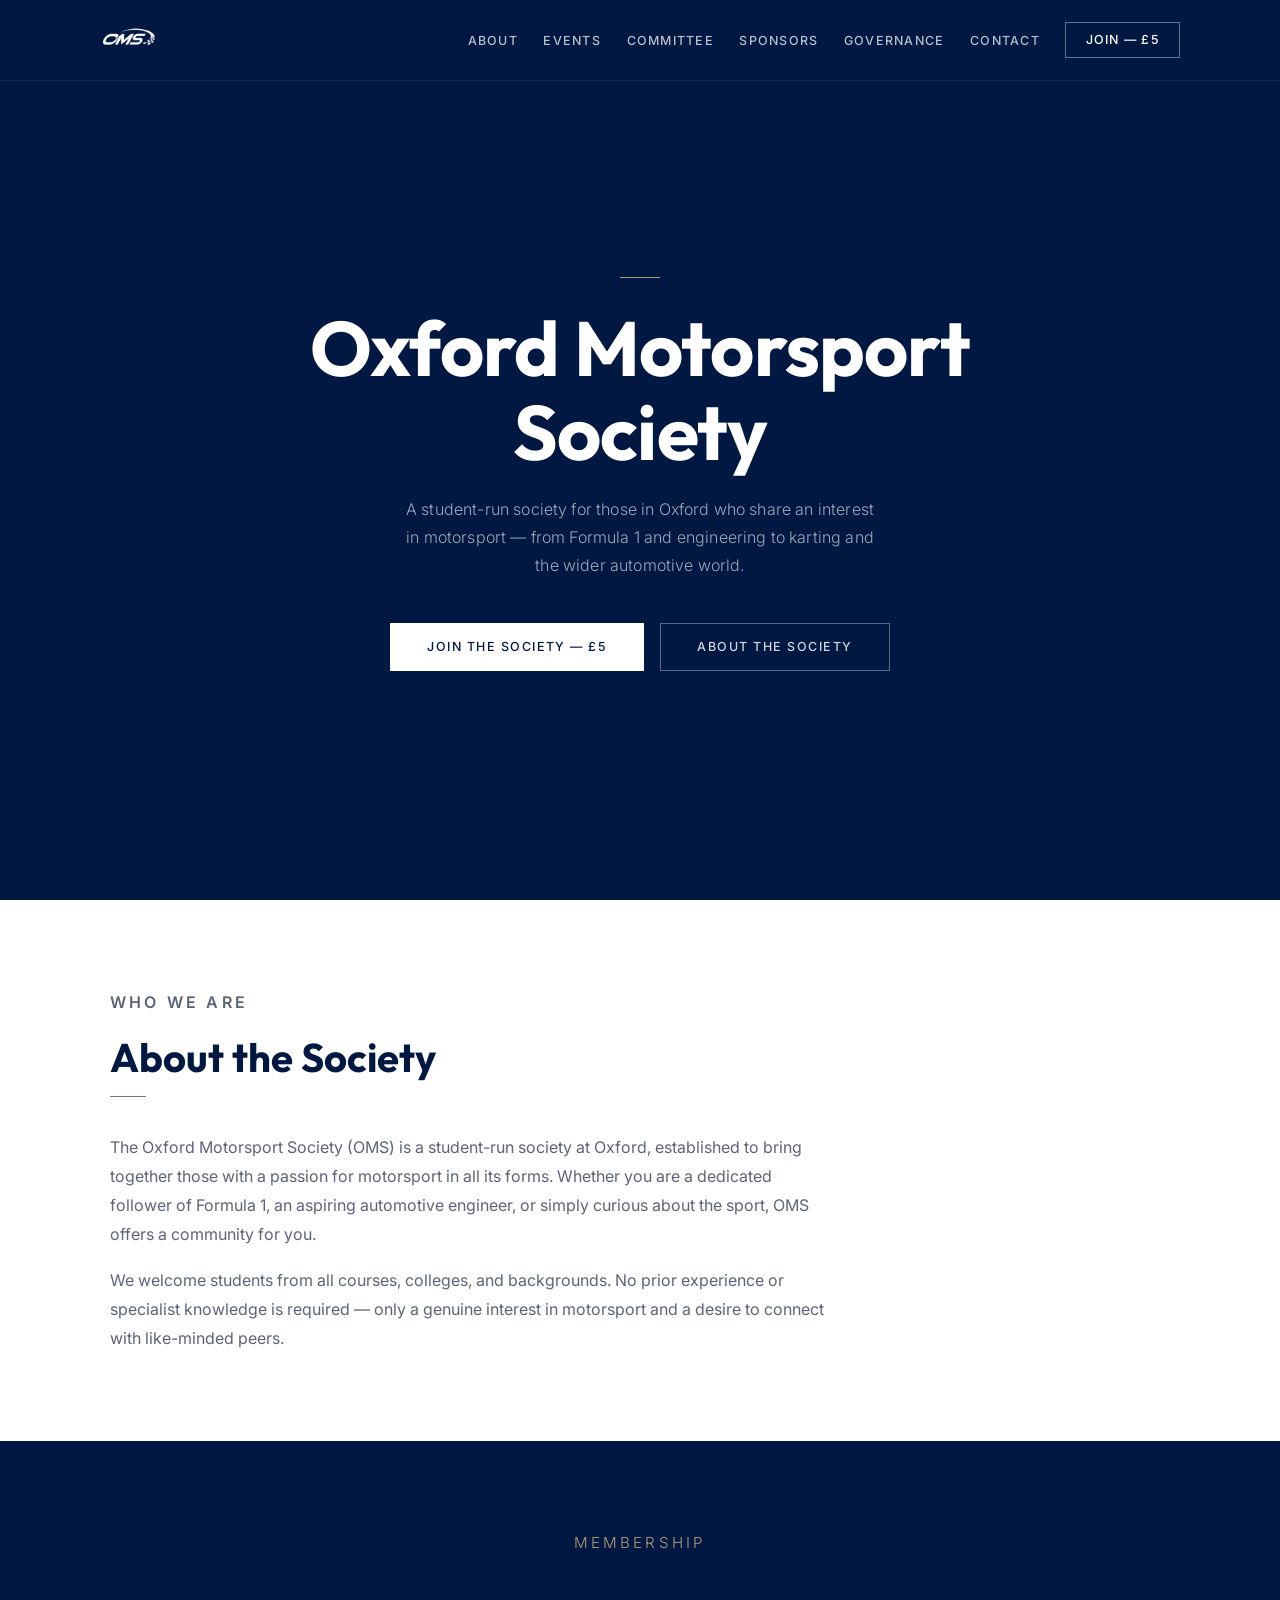
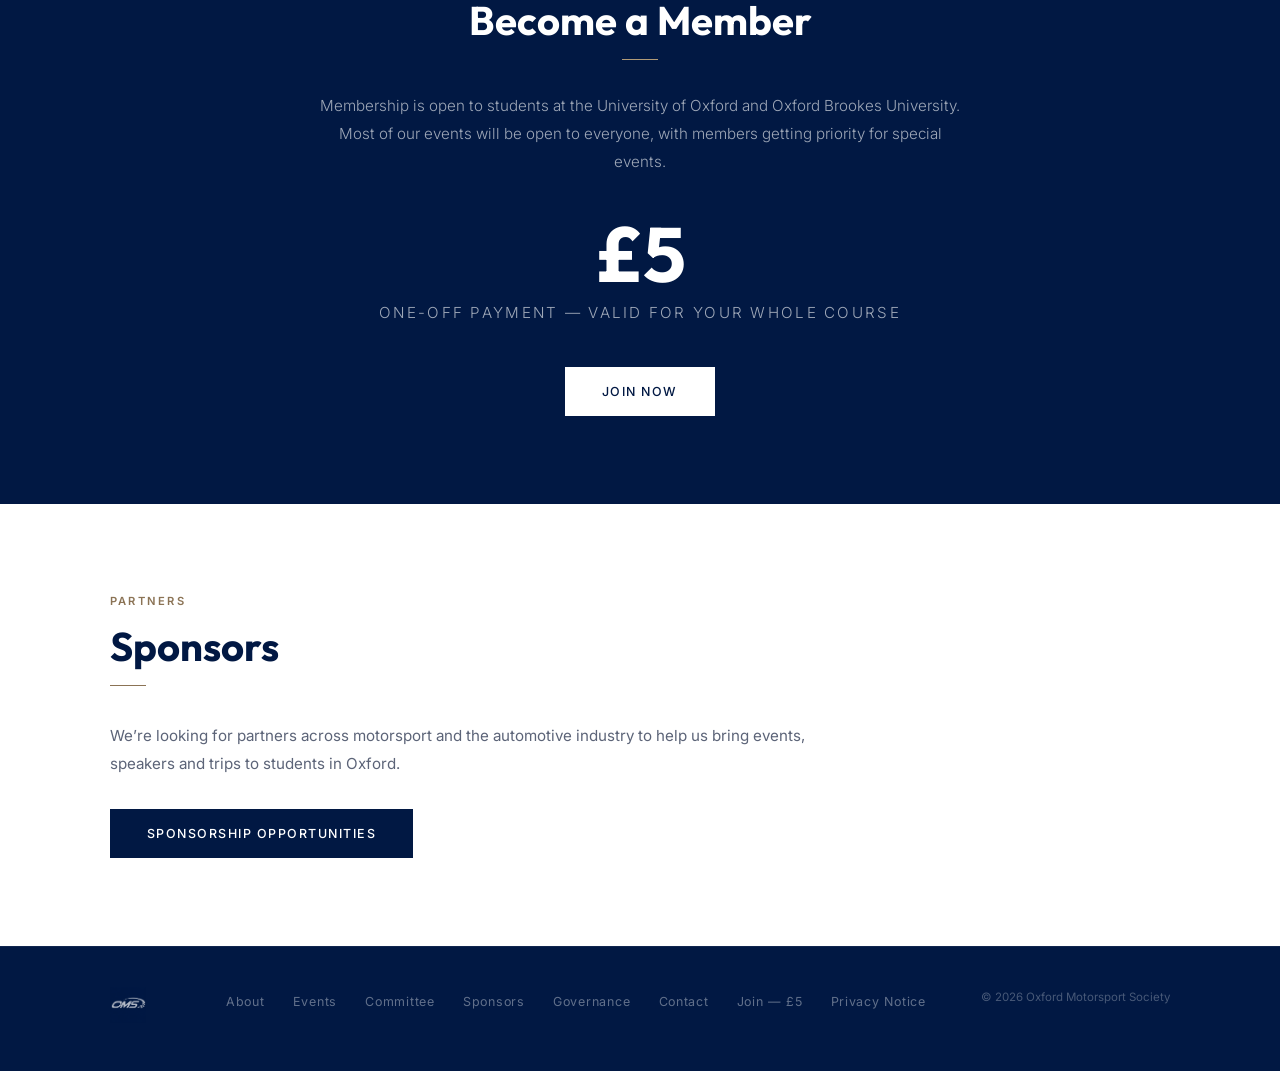
<file: index.html>
<!DOCTYPE html>
<html lang="en">
<head>
  <meta charset="UTF-8" />
  <meta name="viewport" content="width=device-width, initial-scale=1.0" />
  <title>Oxford Motorsport Society</title>
  <link rel="icon" type="image/png" href="oms-logo.png" />
  <link rel="preconnect" href="https://fonts.googleapis.com" />
  <link rel="preconnect" href="https://fonts.gstatic.com" crossorigin />
  <link href="https://fonts.googleapis.com/css2?family=Outfit:wght@400;600;700&family=Inter:wght@300;400;500;600&display=swap" rel="stylesheet" />
  <link rel="stylesheet" href="styles.css" />
</head>
<body data-content="site gallery sponsors">

  <!-- NAV -->
  <nav>
    <div class="nav-inner">
      <a href="index.html" class="nav-logo">
        <img src="oms-logo.png" alt="Oxford Motorsport Society" />
      </a>
      <ul class="nav-links">
        <li><a href="index.html#about">About</a></li>
        <li><a href="events.html">Events</a></li>
        <li><a href="committee.html">Committee</a></li>
        <li><a href="sponsors.html">Sponsors</a></li>
        <li data-nav="store" hidden><a href="store.html">Store</a></li>
        <li><a href="governance.html">Governance</a></li>
        <li><a href="contact.html">Contact</a></li>
        <li><a href="join.html" class="nav-join">Join &mdash; &pound;<span data-site="price">5</span></a></li>
      </ul>
      <button class="hamburger" onclick="toggleMenu()" aria-label="Open menu">
        <span></span><span></span><span></span>
      </button>
    </div>
    <div class="mobile-menu" id="mobileMenu">
      <a href="index.html#about" onclick="closeMenu()">About</a>
      <a href="events.html" onclick="closeMenu()">Events</a>
      <a href="committee.html" onclick="closeMenu()">Committee</a>
      <a href="sponsors.html" onclick="closeMenu()">Sponsors</a>
      <a href="store.html" onclick="closeMenu()" data-nav="store" hidden>Store</a>
      <a href="governance.html" onclick="closeMenu()">Governance</a>
      <a href="contact.html" onclick="closeMenu()">Contact</a>
      <a href="join.html" onclick="closeMenu()">Join &mdash; &pound;<span data-site="price">5</span></a>
    </div>
  </nav>

  <!-- HERO -->
  <section id="home">
    <div class="hero-rule"></div>
    <h1 class="hero-title">Oxford Motorsport Society</h1>
    <p class="hero-sub">
      A student-run society for those in Oxford who share an interest in motorsport &mdash; from Formula&nbsp;1 and engineering to karting and the wider automotive world.
    </p>
    <div class="hero-actions">
      <a href="join.html" class="btn btn-primary">Join the Society &mdash; &pound;<span data-site="price">5</span></a>
      <a href="#about" class="btn btn-outline">About the Society</a>
    </div>
  </section>

  <!-- ABOUT -->
  <section id="about">
    <div class="container">
      <div class="about-body">
        <p class="section-eyebrow">Who We Are</p>
        <h2 class="section-heading">About the Society</h2>
        <div class="section-rule"></div>
        <p>
          The Oxford Motorsport Society (OMS) is a student-run society at Oxford, established to bring together those with a passion for motorsport in all its forms. Whether you are a dedicated follower of Formula&nbsp;1, an aspiring automotive engineer, or simply curious about the sport, OMS offers a community for you.
        </p>
        <p>
          We welcome students from all courses, colleges, and backgrounds. No prior experience or specialist knowledge is required &mdash; only a genuine interest in motorsport and a desire to connect with like-minded peers.
        </p>
      </div>
    </div>
  </section>

  <!-- PHOTOS (hidden until photos are added in the CMS) -->
  <section id="photos" hidden>
    <div class="container">
      <p class="section-eyebrow">Gallery</p>
      <h2 class="section-heading">Recent Events</h2>
      <div class="section-rule"></div>
      <div class="gallery-grid" id="galleryGrid"></div>
    </div>
  </section>

  <!-- MEMBERSHIP CTA -->
  <section id="membership">
    <div class="container">
      <div class="membership-inner">
        <p class="section-eyebrow" style="color:var(--gold-light)">Membership</p>
        <h2 class="section-heading section-heading-white">Become a Member</h2>
        <div class="section-rule" style="background:var(--gold-light); margin:0 auto 2rem;"></div>
        <p>
          Membership is open to students at the University of Oxford and Oxford Brookes University. Most of our events will be open to everyone, with members getting priority for special events.
        </p>
        <div class="membership-price">&pound;<span data-site="price">5</span></div>
        <p class="membership-price-label">One-off payment &mdash; valid for your whole course</p>
        <a href="join.html" class="btn btn-primary">Join Now</a>
      </div>
    </div>
  </section>

  <!-- SPONSORS -->
  <section id="sponsors">
    <div class="container">
      <p class="section-eyebrow">Partners</p>
      <h2 class="section-heading">Sponsors</h2>
      <div class="section-rule"></div>
      <div class="sponsor-grid" id="sponsorGrid" hidden></div>
      <p class="sponsor-pitch">
        We&rsquo;re looking for partners across motorsport and the automotive industry to help us bring events, speakers and trips to students in Oxford.
      </p>
      <a href="sponsors.html" class="btn btn-navy">Sponsorship Opportunities</a>
    </div>
  </section>

  <!-- FOOTER -->
  <footer>
    <div class="footer-inner">
      <div class="footer-logo">
        <img src="oms-logo.png" alt="Oxford Motorsport Society" />
      </div>
      <div class="footer-nav">
        <div class="footer-nav-col">
          <ul>
            <li><a href="index.html#about">About</a></li>
            <li><a href="events.html">Events</a></li>
            <li><a href="committee.html">Committee</a></li>
            <li><a href="sponsors.html">Sponsors</a></li>
            <li data-nav="store" hidden><a href="store.html">Store</a></li>
            <li><a href="governance.html">Governance</a></li>
            <li><a href="contact.html">Contact</a></li>
            <li><a href="join.html">Join &mdash; &pound;<span data-site="price">5</span></a></li>
            <li><a href="privacy.html">Privacy Notice</a></li>
          </ul>
        </div>
      </div>
      <div class="footer-copy">
        <p>&copy; 2026 Oxford Motorsport Society</p>
      </div>
    </div>
  </footer>

  <script src="site.js"></script>
</body>
</html>
</file>
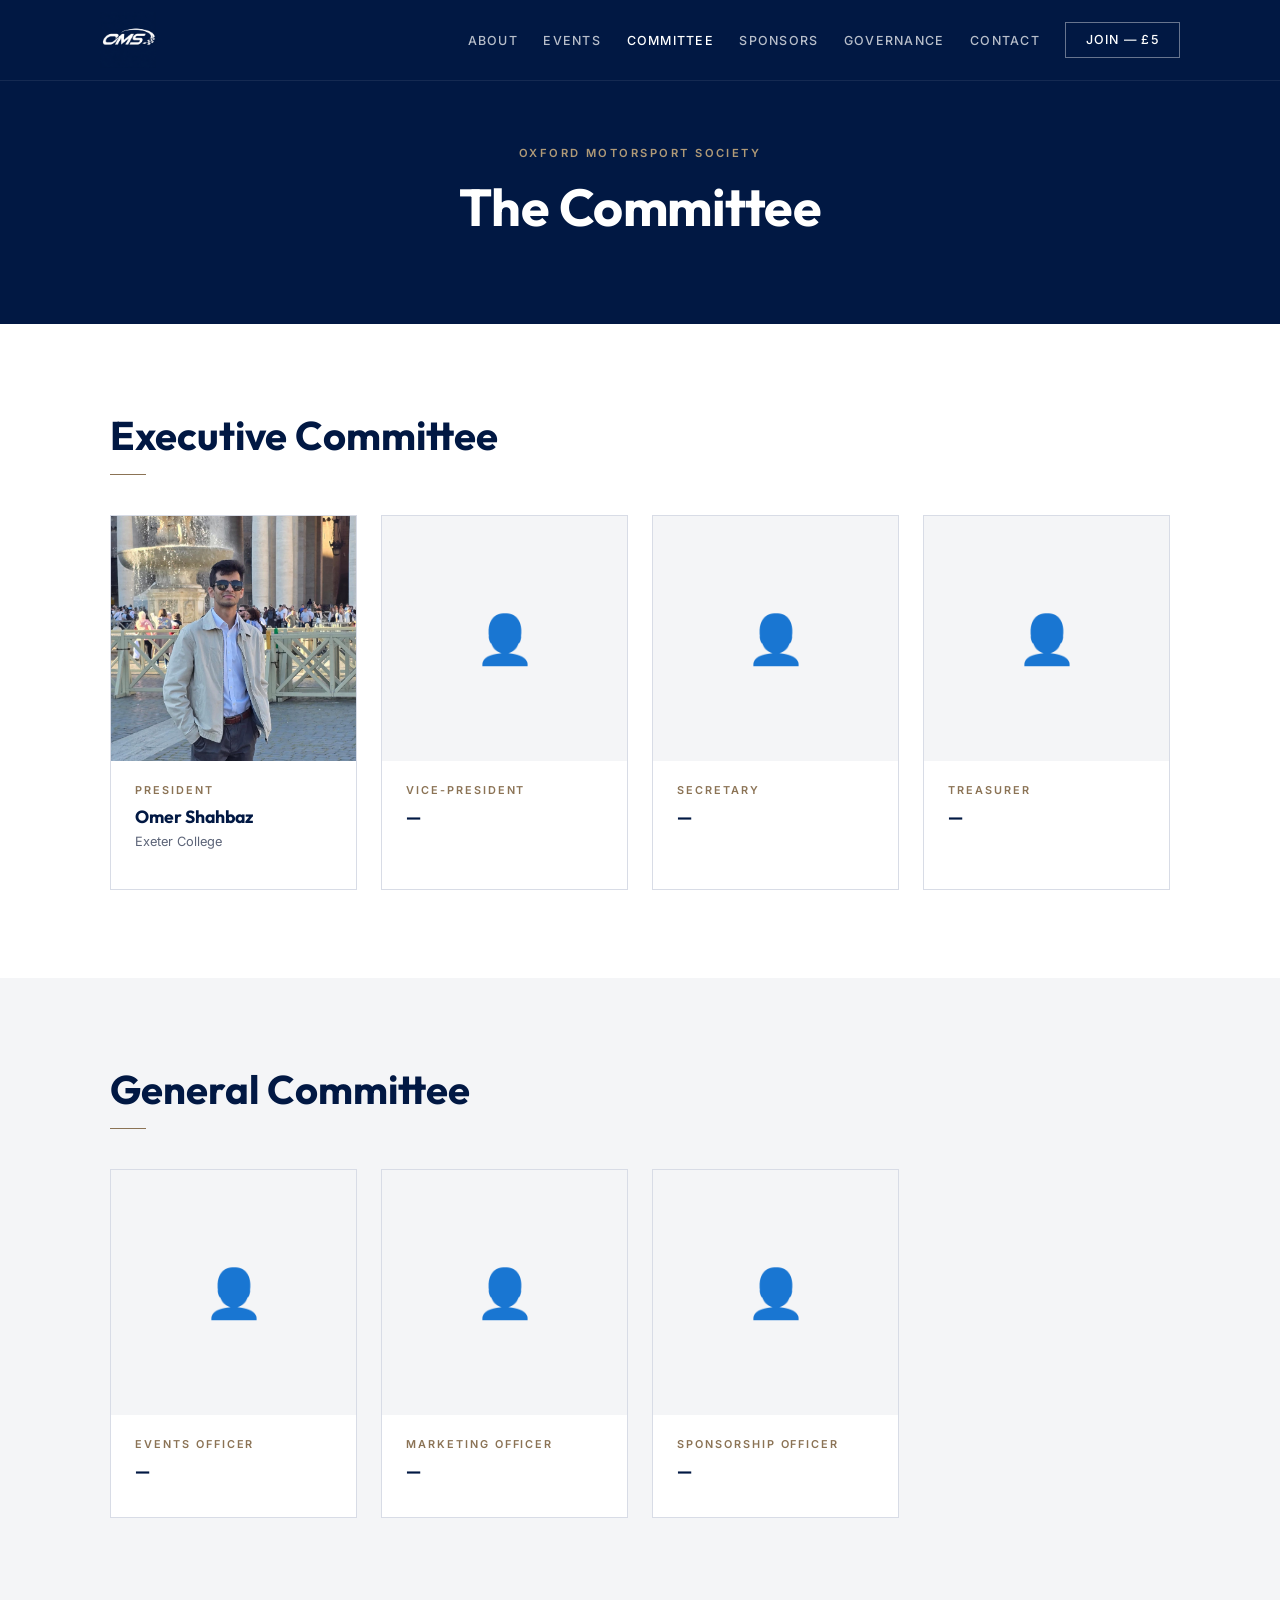
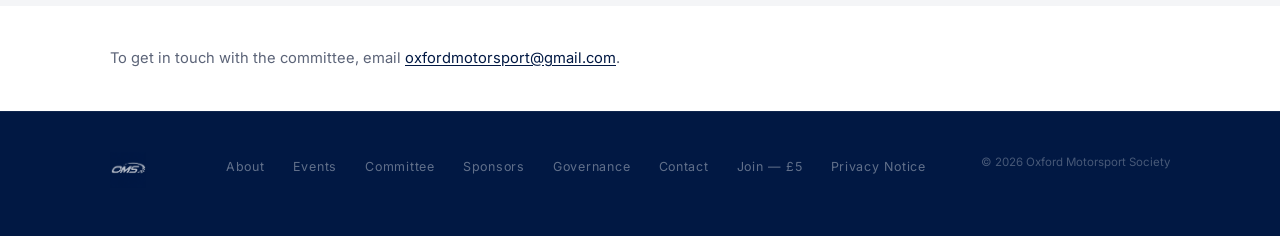
<file: committee.html>
<!DOCTYPE html>
<html lang="en">
<head>
  <meta charset="UTF-8" />
  <meta name="viewport" content="width=device-width, initial-scale=1.0" />
  <title>Committee &mdash; Oxford Motorsport Society</title>
  <link rel="icon" type="image/png" href="oms-logo.png" />
  <link rel="preconnect" href="https://fonts.googleapis.com" />
  <link rel="preconnect" href="https://fonts.gstatic.com" crossorigin />
  <link href="https://fonts.googleapis.com/css2?family=Outfit:wght@400;600;700&family=Inter:wght@300;400;500;600&display=swap" rel="stylesheet" />
  <link rel="stylesheet" href="styles.css" />
</head>
<body data-content="site committee">

  <!-- NAV -->
  <nav>
    <div class="nav-inner">
      <a href="index.html" class="nav-logo">
        <img src="oms-logo.png" alt="Oxford Motorsport Society" />
      </a>
      <ul class="nav-links">
        <li><a href="index.html#about">About</a></li>
        <li><a href="events.html">Events</a></li>
        <li><a href="committee.html" class="active">Committee</a></li>
        <li><a href="sponsors.html">Sponsors</a></li>
        <li data-nav="store" hidden><a href="store.html">Store</a></li>
        <li><a href="governance.html">Governance</a></li>
        <li><a href="contact.html">Contact</a></li>
        <li><a href="join.html" class="nav-join">Join &mdash; &pound;<span data-site="price">5</span></a></li>
      </ul>
      <button class="hamburger" onclick="toggleMenu()" aria-label="Open menu">
        <span></span><span></span><span></span>
      </button>
    </div>
    <div class="mobile-menu" id="mobileMenu">
      <a href="index.html#about" onclick="closeMenu()">About</a>
      <a href="events.html" onclick="closeMenu()">Events</a>
      <a href="committee.html" onclick="closeMenu()">Committee</a>
      <a href="sponsors.html" onclick="closeMenu()">Sponsors</a>
      <a href="store.html" onclick="closeMenu()" data-nav="store" hidden>Store</a>
      <a href="governance.html" onclick="closeMenu()">Governance</a>
      <a href="contact.html" onclick="closeMenu()">Contact</a>
      <a href="join.html" onclick="closeMenu()">Join &mdash; &pound;<span data-site="price">5</span></a>
    </div>
  </nav>

  <!-- PAGE HERO -->
  <div class="page-hero">
    <p class="page-hero-eyebrow">Oxford Motorsport Society</p>
    <h1 class="page-hero-title">The Committee</h1>
  </div>

  <!-- EXECUTIVE COMMITTEE -->
  <section>
    <div class="container">
      <h2 class="section-heading">Executive Committee</h2>
      <div class="section-rule"></div>
      <div class="committee-grid" id="executiveGrid"></div>
    </div>
  </section>

  <!-- GENERAL COMMITTEE -->
  <section id="generalSection" style="background:var(--light)" hidden>
    <div class="container">
      <h2 class="section-heading">General Committee</h2>
      <div class="section-rule"></div>
      <div class="committee-grid" id="generalGrid"></div>
    </div>
  </section>

  <section class="committee-contact">
    <div class="container">
      <p>To get in touch with the committee, email <a href="mailto:oxfordmotorsport@gmail.com">oxfordmotorsport@gmail.com</a>.</p>
    </div>
  </section>

  <!-- FOOTER -->
  <footer>
    <div class="footer-inner">
      <div class="footer-logo">
        <img src="oms-logo.png" alt="Oxford Motorsport Society" />
      </div>
      <div class="footer-nav">
        <div class="footer-nav-col">
          <ul>
            <li><a href="index.html#about">About</a></li>
            <li><a href="events.html">Events</a></li>
            <li><a href="committee.html">Committee</a></li>
            <li><a href="sponsors.html">Sponsors</a></li>
            <li data-nav="store" hidden><a href="store.html">Store</a></li>
            <li><a href="governance.html">Governance</a></li>
            <li><a href="contact.html">Contact</a></li>
            <li><a href="join.html">Join &mdash; &pound;<span data-site="price">5</span></a></li>
            <li><a href="privacy.html">Privacy Notice</a></li>
          </ul>
        </div>
      </div>
      <div class="footer-copy">
        <p>&copy; 2026 Oxford Motorsport Society</p>
      </div>
    </div>
  </footer>

  <script src="site.js"></script>
</body>
</html>
</file>
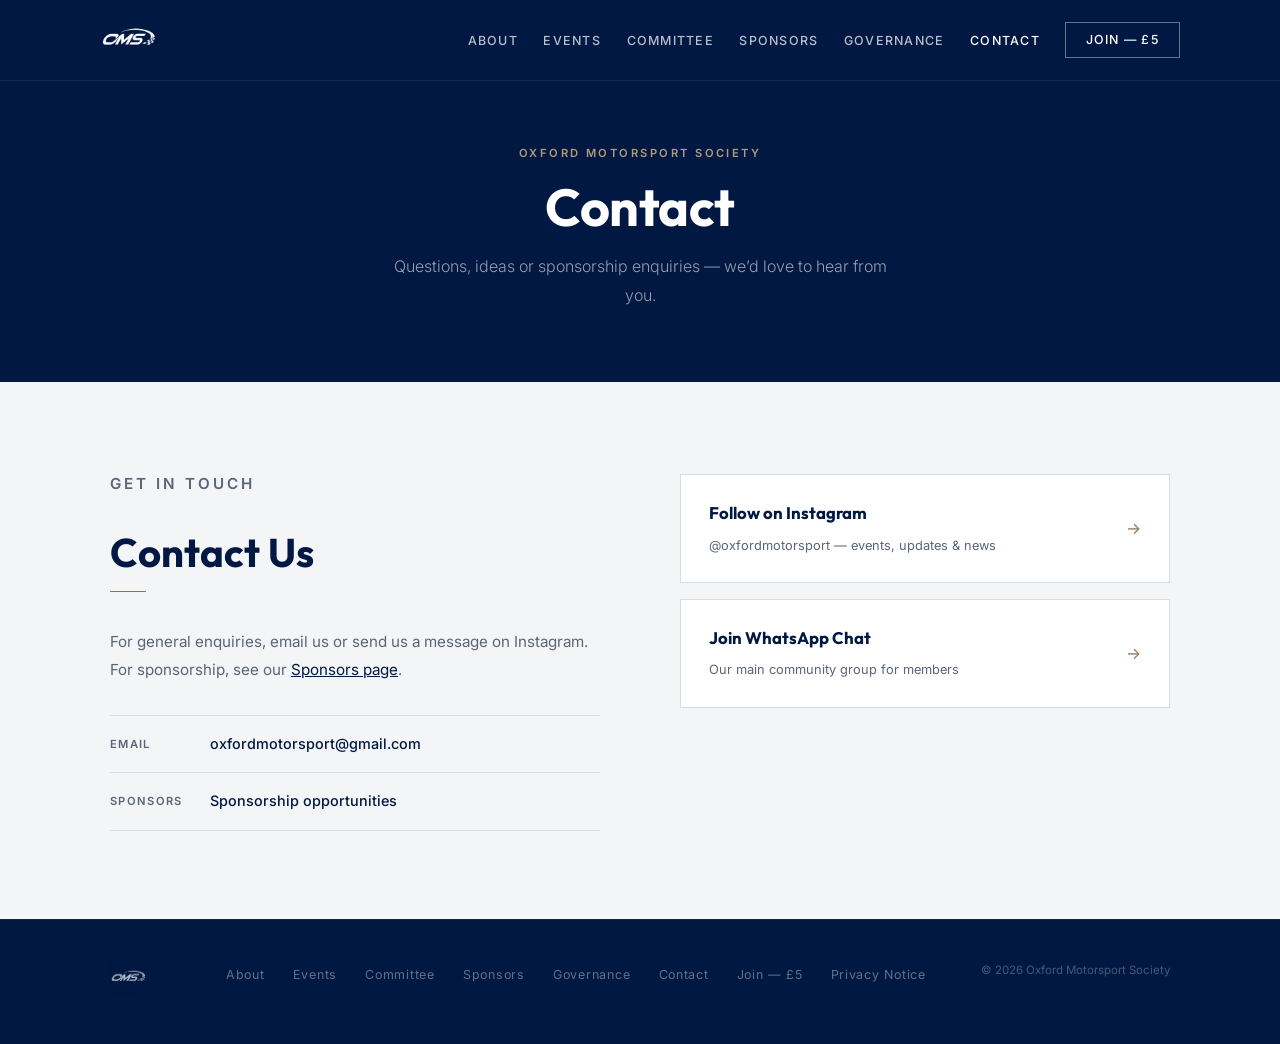
<file: contact.html>
<!DOCTYPE html>
<html lang="en">
<head>
  <meta charset="UTF-8" />
  <meta name="viewport" content="width=device-width, initial-scale=1.0" />
  <title>Contact &mdash; Oxford Motorsport Society</title>
  <link rel="icon" type="image/png" href="oms-logo.png" />
  <link rel="preconnect" href="https://fonts.googleapis.com" />
  <link rel="preconnect" href="https://fonts.gstatic.com" crossorigin />
  <link href="https://fonts.googleapis.com/css2?family=Outfit:wght@400;600;700&family=Inter:wght@300;400;500;600&display=swap" rel="stylesheet" />
  <link rel="stylesheet" href="styles.css" />
</head>
<body data-content="site">

  <!-- NAV -->
  <nav>
    <div class="nav-inner">
      <a href="index.html" class="nav-logo">
        <img src="oms-logo.png" alt="Oxford Motorsport Society" />
      </a>
      <ul class="nav-links">
        <li><a href="index.html#about">About</a></li>
        <li><a href="events.html">Events</a></li>
        <li><a href="committee.html">Committee</a></li>
        <li><a href="sponsors.html">Sponsors</a></li>
        <li data-nav="store" hidden><a href="store.html">Store</a></li>
        <li><a href="governance.html">Governance</a></li>
        <li><a href="contact.html" class="active">Contact</a></li>
        <li><a href="join.html" class="nav-join">Join &mdash; &pound;<span data-site="price">5</span></a></li>
      </ul>
      <button class="hamburger" onclick="toggleMenu()" aria-label="Open menu">
        <span></span><span></span><span></span>
      </button>
    </div>
    <div class="mobile-menu" id="mobileMenu">
      <a href="index.html#about" onclick="closeMenu()">About</a>
      <a href="events.html" onclick="closeMenu()">Events</a>
      <a href="committee.html" onclick="closeMenu()">Committee</a>
      <a href="sponsors.html" onclick="closeMenu()">Sponsors</a>
      <a href="store.html" onclick="closeMenu()" data-nav="store" hidden>Store</a>
      <a href="governance.html" onclick="closeMenu()">Governance</a>
      <a href="contact.html" onclick="closeMenu()">Contact</a>
      <a href="join.html" onclick="closeMenu()">Join &mdash; &pound;<span data-site="price">5</span></a>
    </div>
  </nav>

  <!-- PAGE HERO -->
  <div class="page-hero">
    <p class="page-hero-eyebrow">Oxford Motorsport Society</p>
    <h1 class="page-hero-title">Contact</h1>
    <p class="page-hero-sub">
      Questions, ideas or sponsorship enquiries &mdash; we&rsquo;d love to hear from you.
    </p>
  </div>

  <section id="contact">
    <div class="container">
      <div class="contact-layout">
        <div class="contact-body">
          <p class="section-eyebrow">Get in Touch</p>
          <h2 class="section-heading">Contact Us</h2>
          <div class="section-rule"></div>
          <p>
            For general enquiries, email us or send us a message on Instagram. For sponsorship, see our <a href="sponsors.html" style="color:var(--navy)">Sponsors page</a>.
          </p>
          <a class="contact-channel" href="mailto:oxfordmotorsport@gmail.com">
            <span class="ch-label">Email</span>
            <span class="ch-value">oxfordmotorsport@gmail.com</span>
          </a>
          <a class="contact-channel" href="sponsors.html">
            <span class="ch-label">Sponsors</span>
            <span class="ch-value">Sponsorship opportunities</span>
          </a>
        </div>

        <div class="social-ctas">
          <a class="social-cta" href="https://www.instagram.com/oxmotorsport" target="_blank" rel="noopener">
            <div class="social-cta-text">
              <strong>Follow on Instagram</strong>
              <span>@oxfordmotorsport &mdash; events, updates &amp; news</span>
            </div>
            <span class="social-cta-arrow">&#8594;</span>
          </a>
          <a class="social-cta" href="https://forms.gle/GMwhwTEQFqwC7jKx8" target="_blank" rel="noopener">
            <div class="social-cta-text">
              <strong>Join WhatsApp Chat</strong>
              <span>Our main community group for members</span>
            </div>
            <span class="social-cta-arrow">&#8594;</span>
          </a>
          <a class="social-cta" id="feedbackLink" href="#" target="_blank" rel="noopener" hidden>
            <div class="social-cta-text">
              <strong>Anonymous Feedback</strong>
              <span>Tell the committee what you think &mdash; no name needed</span>
            </div>
            <span class="social-cta-arrow">&#8594;</span>
          </a>
        </div>
      </div>
    </div>
  </section>

  <!-- FOOTER -->
  <footer>
    <div class="footer-inner">
      <div class="footer-logo">
        <img src="oms-logo.png" alt="Oxford Motorsport Society" />
      </div>
      <div class="footer-nav">
        <div class="footer-nav-col">
          <ul>
            <li><a href="index.html#about">About</a></li>
            <li><a href="events.html">Events</a></li>
            <li><a href="committee.html">Committee</a></li>
            <li><a href="sponsors.html">Sponsors</a></li>
            <li data-nav="store" hidden><a href="store.html">Store</a></li>
            <li><a href="governance.html">Governance</a></li>
            <li><a href="contact.html">Contact</a></li>
            <li><a href="join.html">Join &mdash; &pound;<span data-site="price">5</span></a></li>
            <li><a href="privacy.html">Privacy Notice</a></li>
          </ul>
        </div>
      </div>
      <div class="footer-copy">
        <p>&copy; 2026 Oxford Motorsport Society</p>
      </div>
    </div>
  </footer>

  <script src="site.js"></script>
</body>
</html>
</file>
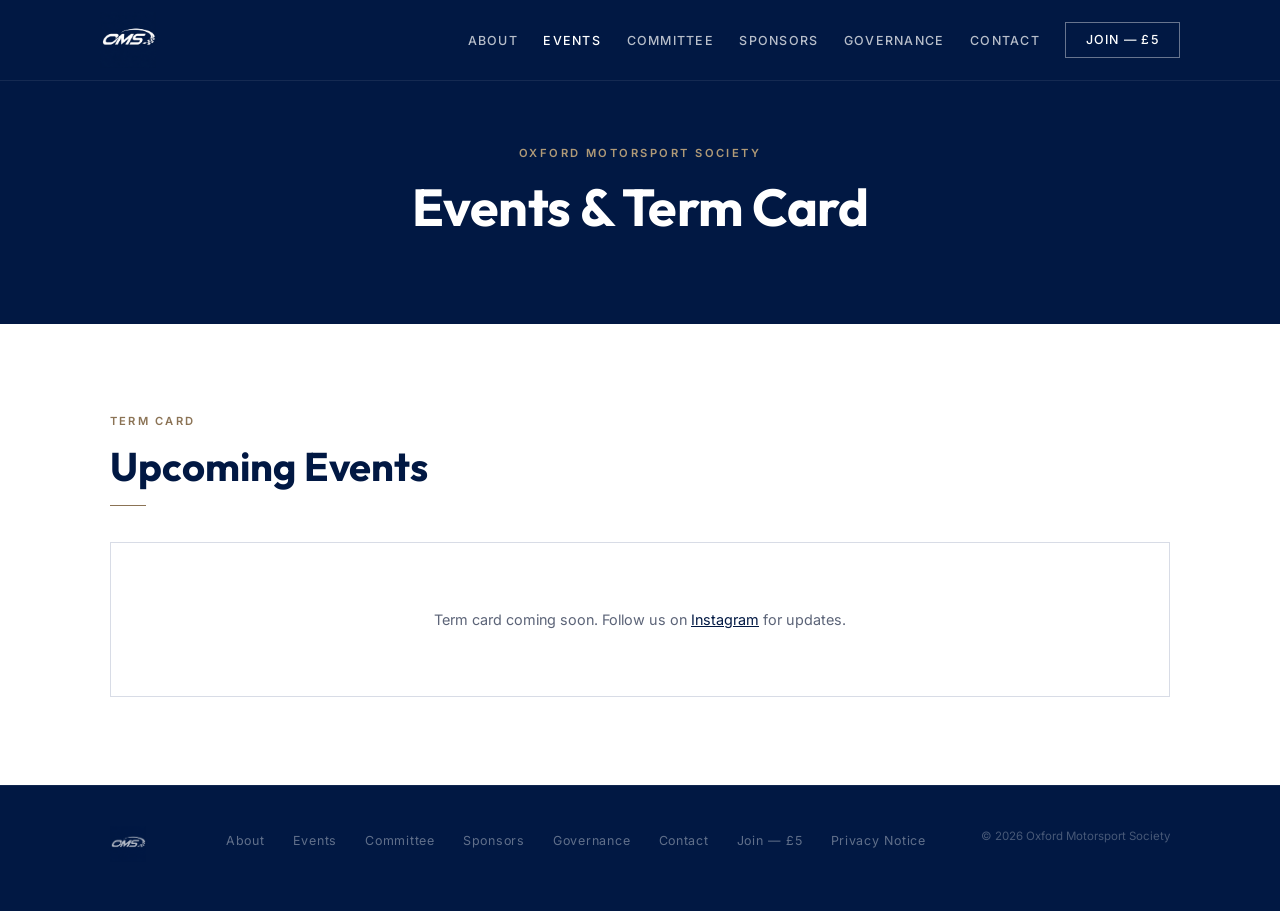
<file: events.html>
<!DOCTYPE html>
<html lang="en">
<head>
  <meta charset="UTF-8" />
  <meta name="viewport" content="width=device-width, initial-scale=1.0" />
  <title>Events &mdash; Oxford Motorsport Society</title>
  <link rel="icon" type="image/png" href="oms-logo.png" />
  <link rel="preconnect" href="https://fonts.googleapis.com" />
  <link rel="preconnect" href="https://fonts.gstatic.com" crossorigin />
  <link href="https://fonts.googleapis.com/css2?family=Outfit:wght@400;600;700&family=Inter:wght@300;400;500;600&display=swap" rel="stylesheet" />
  <link rel="stylesheet" href="styles.css" />
</head>
<body data-content="site events">

  <!-- NAV -->
  <nav>
    <div class="nav-inner">
      <a href="index.html" class="nav-logo">
        <img src="oms-logo.png" alt="Oxford Motorsport Society" />
      </a>
      <ul class="nav-links">
        <li><a href="index.html#about">About</a></li>
        <li><a href="events.html" class="active">Events</a></li>
        <li><a href="committee.html">Committee</a></li>
        <li><a href="sponsors.html">Sponsors</a></li>
        <li data-nav="store" hidden><a href="store.html">Store</a></li>
        <li><a href="governance.html">Governance</a></li>
        <li><a href="contact.html">Contact</a></li>
        <li><a href="join.html" class="nav-join">Join &mdash; &pound;<span data-site="price">5</span></a></li>
      </ul>
      <button class="hamburger" onclick="toggleMenu()" aria-label="Open menu">
        <span></span><span></span><span></span>
      </button>
    </div>
    <div class="mobile-menu" id="mobileMenu">
      <a href="index.html#about" onclick="closeMenu()">About</a>
      <a href="events.html" onclick="closeMenu()">Events</a>
      <a href="committee.html" onclick="closeMenu()">Committee</a>
      <a href="sponsors.html" onclick="closeMenu()">Sponsors</a>
      <a href="store.html" onclick="closeMenu()" data-nav="store" hidden>Store</a>
      <a href="governance.html" onclick="closeMenu()">Governance</a>
      <a href="contact.html" onclick="closeMenu()">Contact</a>
      <a href="join.html" onclick="closeMenu()">Join &mdash; &pound;<span data-site="price">5</span></a>
    </div>
  </nav>

  <!-- PAGE HERO -->
  <div class="page-hero">
    <p class="page-hero-eyebrow">Oxford Motorsport Society</p>
    <h1 class="page-hero-title">Events &amp; Term Card</h1>
  </div>

  <!-- UPCOMING EVENTS -->
  <section>
    <div class="container">
      <p class="section-eyebrow">Term Card</p>
      <h2 class="section-heading">Upcoming Events</h2>
      <div class="section-rule"></div>
      <div id="currentTerm">
        <div class="empty-state">
          <p>Term card coming soon. Follow us on <a href="https://www.instagram.com/oxmotorsport" target="_blank" rel="noopener" style="color:var(--navy)">Instagram</a> for updates.</p>
        </div>
      </div>
    </div>
  </section>

  <!-- PAST TERM CARDS (hidden until there is more than one term) -->
  <section id="pastSection" style="background:var(--light)" hidden>
    <div class="container">
      <p class="section-eyebrow">Archive</p>
      <h2 class="section-heading">Past Term Cards</h2>
      <div class="section-rule"></div>
      <div class="term-archive" id="pastTerms"></div>
    </div>
  </section>

  <!-- FOOTER -->
  <footer>
    <div class="footer-inner">
      <div class="footer-logo">
        <img src="oms-logo.png" alt="Oxford Motorsport Society" />
      </div>
      <div class="footer-nav">
        <div class="footer-nav-col">
          <ul>
            <li><a href="index.html#about">About</a></li>
            <li><a href="events.html">Events</a></li>
            <li><a href="committee.html">Committee</a></li>
            <li><a href="sponsors.html">Sponsors</a></li>
            <li data-nav="store" hidden><a href="store.html">Store</a></li>
            <li><a href="governance.html">Governance</a></li>
            <li><a href="contact.html">Contact</a></li>
            <li><a href="join.html">Join &mdash; &pound;<span data-site="price">5</span></a></li>
            <li><a href="privacy.html">Privacy Notice</a></li>
          </ul>
        </div>
      </div>
      <div class="footer-copy">
        <p>&copy; 2026 Oxford Motorsport Society</p>
      </div>
    </div>
  </footer>

  <script src="site.js"></script>
</body>
</html>
</file>
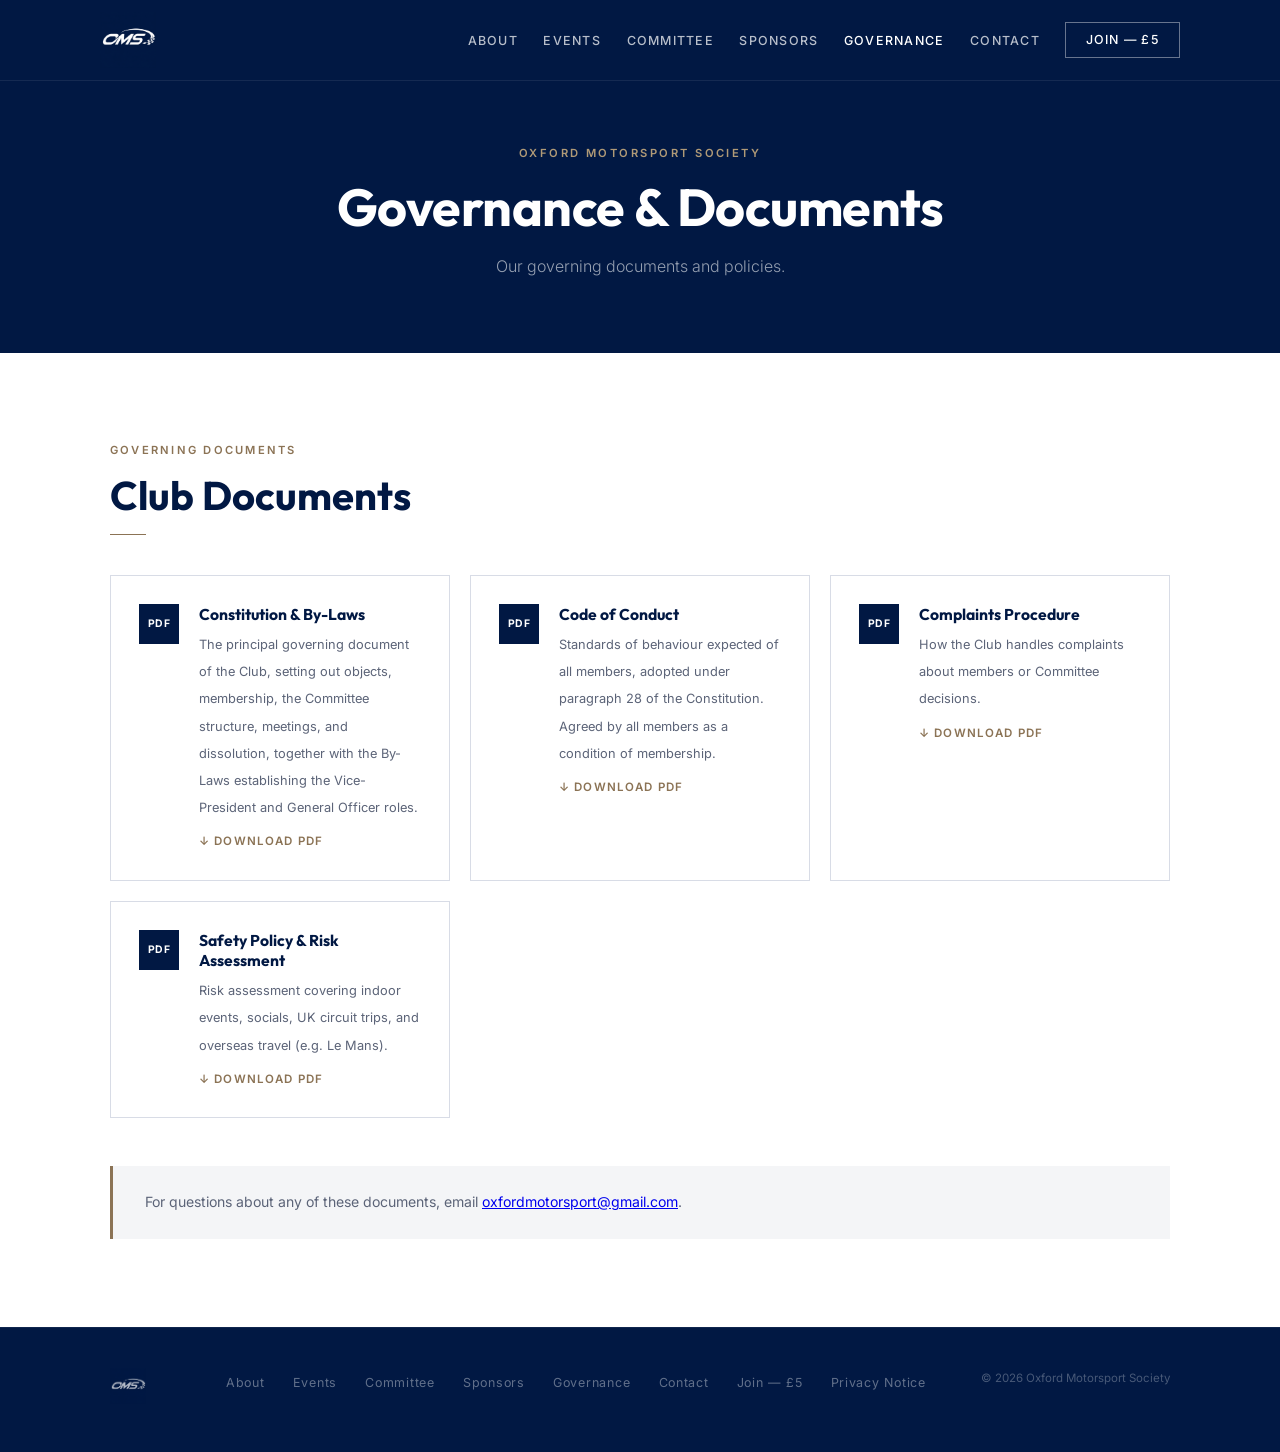
<file: governance.html>
<!DOCTYPE html>
<html lang="en">
<head>
  <meta charset="UTF-8" />
  <meta name="viewport" content="width=device-width, initial-scale=1.0" />
  <title>Governance &amp; Documents &mdash; Oxford Motorsport Society</title>
  <link rel="icon" type="image/png" href="oms-logo.png" />
  <link rel="preconnect" href="https://fonts.googleapis.com" />
  <link rel="preconnect" href="https://fonts.gstatic.com" crossorigin />
  <link href="https://fonts.googleapis.com/css2?family=Outfit:wght@400;600;700&family=Inter:wght@300;400;500;600&display=swap" rel="stylesheet" />
  <link rel="stylesheet" href="styles.css" />
</head>
<body data-content="site documents">

  <!-- NAV -->
  <nav>
    <div class="nav-inner">
      <a href="index.html" class="nav-logo">
        <img src="oms-logo.png" alt="Oxford Motorsport Society" />
      </a>
      <ul class="nav-links">
        <li><a href="index.html#about">About</a></li>
        <li><a href="events.html">Events</a></li>
        <li><a href="committee.html">Committee</a></li>
        <li><a href="sponsors.html">Sponsors</a></li>
        <li data-nav="store" hidden><a href="store.html">Store</a></li>
        <li><a href="governance.html" class="active">Governance</a></li>
        <li><a href="contact.html">Contact</a></li>
        <li><a href="join.html" class="nav-join">Join &mdash; &pound;<span data-site="price">5</span></a></li>
      </ul>
      <button class="hamburger" onclick="toggleMenu()" aria-label="Open menu">
        <span></span><span></span><span></span>
      </button>
    </div>
    <div class="mobile-menu" id="mobileMenu">
      <a href="index.html#about" onclick="closeMenu()">About</a>
      <a href="events.html" onclick="closeMenu()">Events</a>
      <a href="committee.html" onclick="closeMenu()">Committee</a>
      <a href="sponsors.html" onclick="closeMenu()">Sponsors</a>
      <a href="store.html" onclick="closeMenu()" data-nav="store" hidden>Store</a>
      <a href="governance.html" onclick="closeMenu()">Governance</a>
      <a href="contact.html" onclick="closeMenu()">Contact</a>
      <a href="join.html" onclick="closeMenu()">Join &mdash; &pound;<span data-site="price">5</span></a>
    </div>
  </nav>

  <!-- PAGE HERO -->
  <div class="page-hero">
    <p class="page-hero-eyebrow">Oxford Motorsport Society</p>
    <h1 class="page-hero-title">Governance &amp; Documents</h1>
    <p class="page-hero-sub">
      Our governing documents and policies.
    </p>
  </div>

  <!-- DOCUMENTS -->
  <section>
    <div class="container">
      <p class="section-eyebrow">Governing Documents</p>
      <h2 class="section-heading">Club Documents</h2>
      <div class="section-rule"></div>

      <div class="doc-grid" id="docGrid"></div>

      <div class="governance-note">
        <p>
          For questions about any of these documents, email <a href="mailto:oxfordmotorsport@gmail.com">oxfordmotorsport@gmail.com</a>.
        </p>
      </div>
    </div>
  </section>

  <!-- FOOTER -->
  <footer>
    <div class="footer-inner">
      <div class="footer-logo">
        <img src="oms-logo.png" alt="Oxford Motorsport Society" />
      </div>
      <div class="footer-nav">
        <div class="footer-nav-col">
          <ul>
            <li><a href="index.html#about">About</a></li>
            <li><a href="events.html">Events</a></li>
            <li><a href="committee.html">Committee</a></li>
            <li><a href="sponsors.html">Sponsors</a></li>
            <li data-nav="store" hidden><a href="store.html">Store</a></li>
            <li><a href="governance.html">Governance</a></li>
            <li><a href="contact.html">Contact</a></li>
            <li><a href="join.html">Join &mdash; &pound;<span data-site="price">5</span></a></li>
            <li><a href="privacy.html">Privacy Notice</a></li>
          </ul>
        </div>
      </div>
      <div class="footer-copy">
        <p>&copy; 2026 Oxford Motorsport Society</p>
      </div>
    </div>
  </footer>

  <script src="site.js"></script>
</body>
</html>
</file>
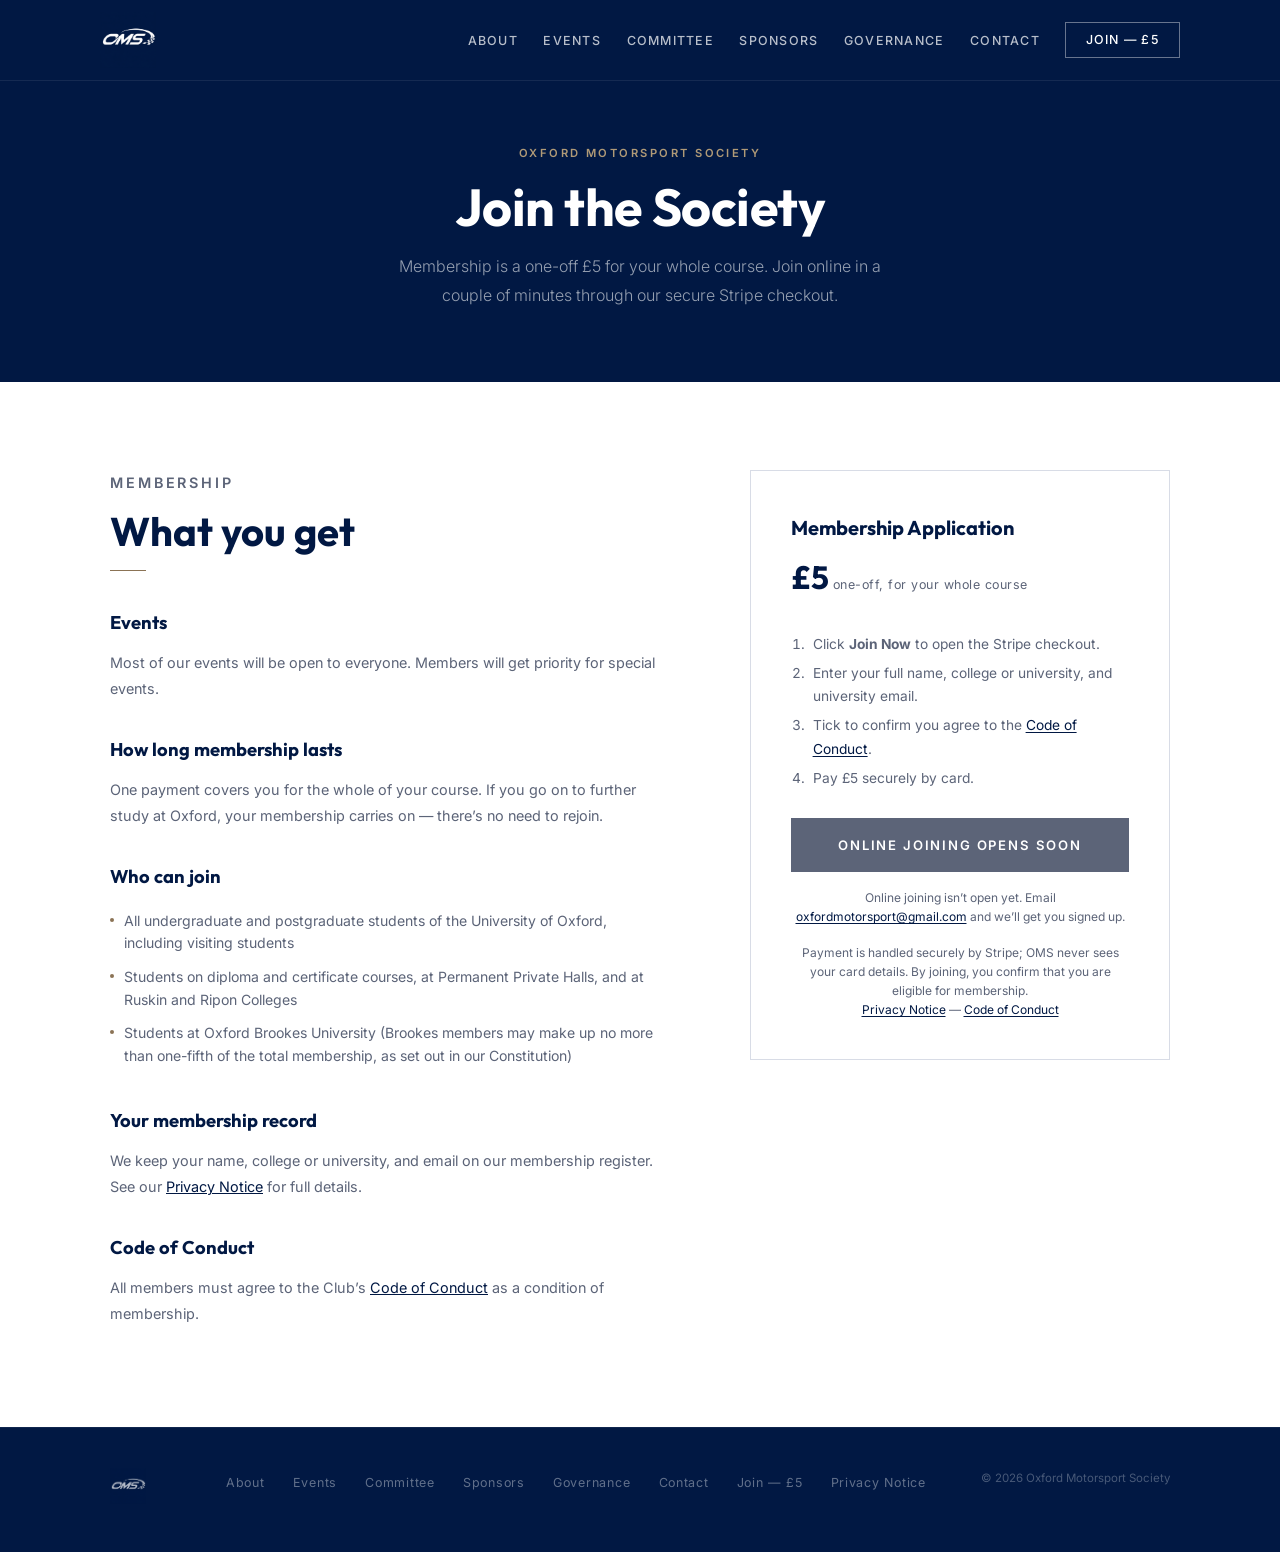
<file: join.html>
<!DOCTYPE html>
<html lang="en">
<head>
  <meta charset="UTF-8" />
  <meta name="viewport" content="width=device-width, initial-scale=1.0" />
  <title>Join &mdash; Oxford Motorsport Society</title>
  <link rel="icon" type="image/png" href="oms-logo.png" />
  <link rel="preconnect" href="https://fonts.googleapis.com" />
  <link rel="preconnect" href="https://fonts.gstatic.com" crossorigin />
  <link href="https://fonts.googleapis.com/css2?family=Outfit:wght@400;600;700&family=Inter:wght@300;400;500;600&display=swap" rel="stylesheet" />
  <link rel="stylesheet" href="styles.css" />
</head>
<body data-content="site">

  <!-- NAV -->
  <nav>
    <div class="nav-inner">
      <a href="index.html" class="nav-logo">
        <img src="oms-logo.png" alt="Oxford Motorsport Society" />
      </a>
      <ul class="nav-links">
        <li><a href="index.html#about">About</a></li>
        <li><a href="events.html">Events</a></li>
        <li><a href="committee.html">Committee</a></li>
        <li><a href="sponsors.html">Sponsors</a></li>
        <li data-nav="store" hidden><a href="store.html">Store</a></li>
        <li><a href="governance.html">Governance</a></li>
        <li><a href="contact.html">Contact</a></li>
        <li><a href="join.html" class="nav-join active">Join &mdash; &pound;<span data-site="price">5</span></a></li>
      </ul>
      <button class="hamburger" onclick="toggleMenu()" aria-label="Open menu">
        <span></span><span></span><span></span>
      </button>
    </div>
    <div class="mobile-menu" id="mobileMenu">
      <a href="index.html#about" onclick="closeMenu()">About</a>
      <a href="events.html" onclick="closeMenu()">Events</a>
      <a href="committee.html" onclick="closeMenu()">Committee</a>
      <a href="sponsors.html" onclick="closeMenu()">Sponsors</a>
      <a href="store.html" onclick="closeMenu()" data-nav="store" hidden>Store</a>
      <a href="governance.html" onclick="closeMenu()">Governance</a>
      <a href="contact.html" onclick="closeMenu()">Contact</a>
      <a href="join.html" onclick="closeMenu()">Join &mdash; &pound;<span data-site="price">5</span></a>
    </div>
  </nav>

  <!-- PAGE HERO -->
  <div class="page-hero">
    <p class="page-hero-eyebrow">Oxford Motorsport Society</p>
    <h1 class="page-hero-title">Join the Society</h1>
    <p class="page-hero-sub">
      Membership is a one-off &pound;<span data-site="price">5</span> for your whole course. Join online in a couple of minutes through our secure Stripe checkout.
    </p>
  </div>

  <!-- JOIN -->
  <section>
    <div class="container">
      <div class="join-layout">

        <!-- INFO COLUMN -->
        <div class="join-info">
          <p class="section-eyebrow">Membership</p>
          <h2 class="section-heading">What you get</h2>
          <div class="section-rule"></div>

          <h3>Events</h3>
          <p>Most of our events will be open to everyone. Members will get priority for special events.</p>

          <h3>How long membership lasts</h3>
          <p>One payment covers you for the whole of your course. If you go on to further study at Oxford, your membership carries on &mdash; there&rsquo;s no need to rejoin.</p>

          <h3>Who can join</h3>
          <ul>
            <li>All undergraduate and postgraduate students of the University of Oxford, including visiting students</li>
            <li>Students on diploma and certificate courses, at Permanent Private Halls, and at Ruskin and Ripon Colleges</li>
            <li>Students at Oxford Brookes University (Brookes members may make up no more than one-fifth of the total membership, as set out in our Constitution)</li>
          </ul>

          <h3>Your membership record</h3>
          <p>
            We keep your name, college or university, and email on our membership register. See our <a href="privacy.html" style="color:var(--navy)">Privacy Notice</a> for full details.
          </p>

          <h3>Code of Conduct</h3>
          <p>
            All members must agree to the Club&rsquo;s <a href="media/documents/Oxford_Motorsport_Society_Code_of_Conduct.pdf" target="_blank" rel="noopener" style="color:var(--navy)">Code of Conduct</a> as a condition of membership.
          </p>
        </div>

        <!-- JOIN CARD -->
        <div>
          <div class="join-form-card">
            <h3>Membership Application</h3>
            <div class="price-badge">
              <span class="price-amount">&pound;<span data-site="price">5</span></span>
              <span class="price-label">one-off, for your whole course</span>
            </div>

            <ol class="join-steps">
              <li>Click <strong>Join Now</strong> to open the Stripe checkout.</li>
              <li>Enter your full name, college or university, and university email.</li>
              <li>Tick to confirm you agree to the <a href="media/documents/Oxford_Motorsport_Society_Code_of_Conduct.pdf" target="_blank" rel="noopener">Code of Conduct</a>.</li>
              <li>Pay &pound;<span data-site="price">5</span> securely by card.</li>
            </ol>

            <a class="btn-join" id="joinButton" href="#" rel="noopener">
              Join Now &mdash; &pound;<span data-site="price">5</span>
            </a>

            <p class="form-note" id="joinUnavailable" hidden>
              Online joining isn&rsquo;t open yet. Email <a href="mailto:oxfordmotorsport@gmail.com">oxfordmotorsport@gmail.com</a> and we&rsquo;ll get you signed up.
            </p>

            <p class="form-note">
              Payment is handled securely by Stripe; OMS never sees your card details.
              By joining, you confirm that you are eligible for membership.
              <br />
              <a href="privacy.html">Privacy Notice</a> &mdash; <a href="media/documents/Oxford_Motorsport_Society_Code_of_Conduct.pdf" target="_blank" rel="noopener">Code of Conduct</a>
            </p>
          </div>
        </div>

      </div>
    </div>
  </section>

  <!-- FOOTER -->
  <footer>
    <div class="footer-inner">
      <div class="footer-logo">
        <img src="oms-logo.png" alt="Oxford Motorsport Society" />
      </div>
      <div class="footer-nav">
        <div class="footer-nav-col">
          <ul>
            <li><a href="index.html#about">About</a></li>
            <li><a href="events.html">Events</a></li>
            <li><a href="committee.html">Committee</a></li>
            <li><a href="sponsors.html">Sponsors</a></li>
            <li data-nav="store" hidden><a href="store.html">Store</a></li>
            <li><a href="governance.html">Governance</a></li>
            <li><a href="contact.html">Contact</a></li>
            <li><a href="join.html">Join &mdash; &pound;<span data-site="price">5</span></a></li>
            <li><a href="privacy.html">Privacy Notice</a></li>
          </ul>
        </div>
      </div>
      <div class="footer-copy">
        <p>&copy; 2026 Oxford Motorsport Society</p>
      </div>
    </div>
  </footer>

  <script src="site.js"></script>
</body>
</html>
</file>
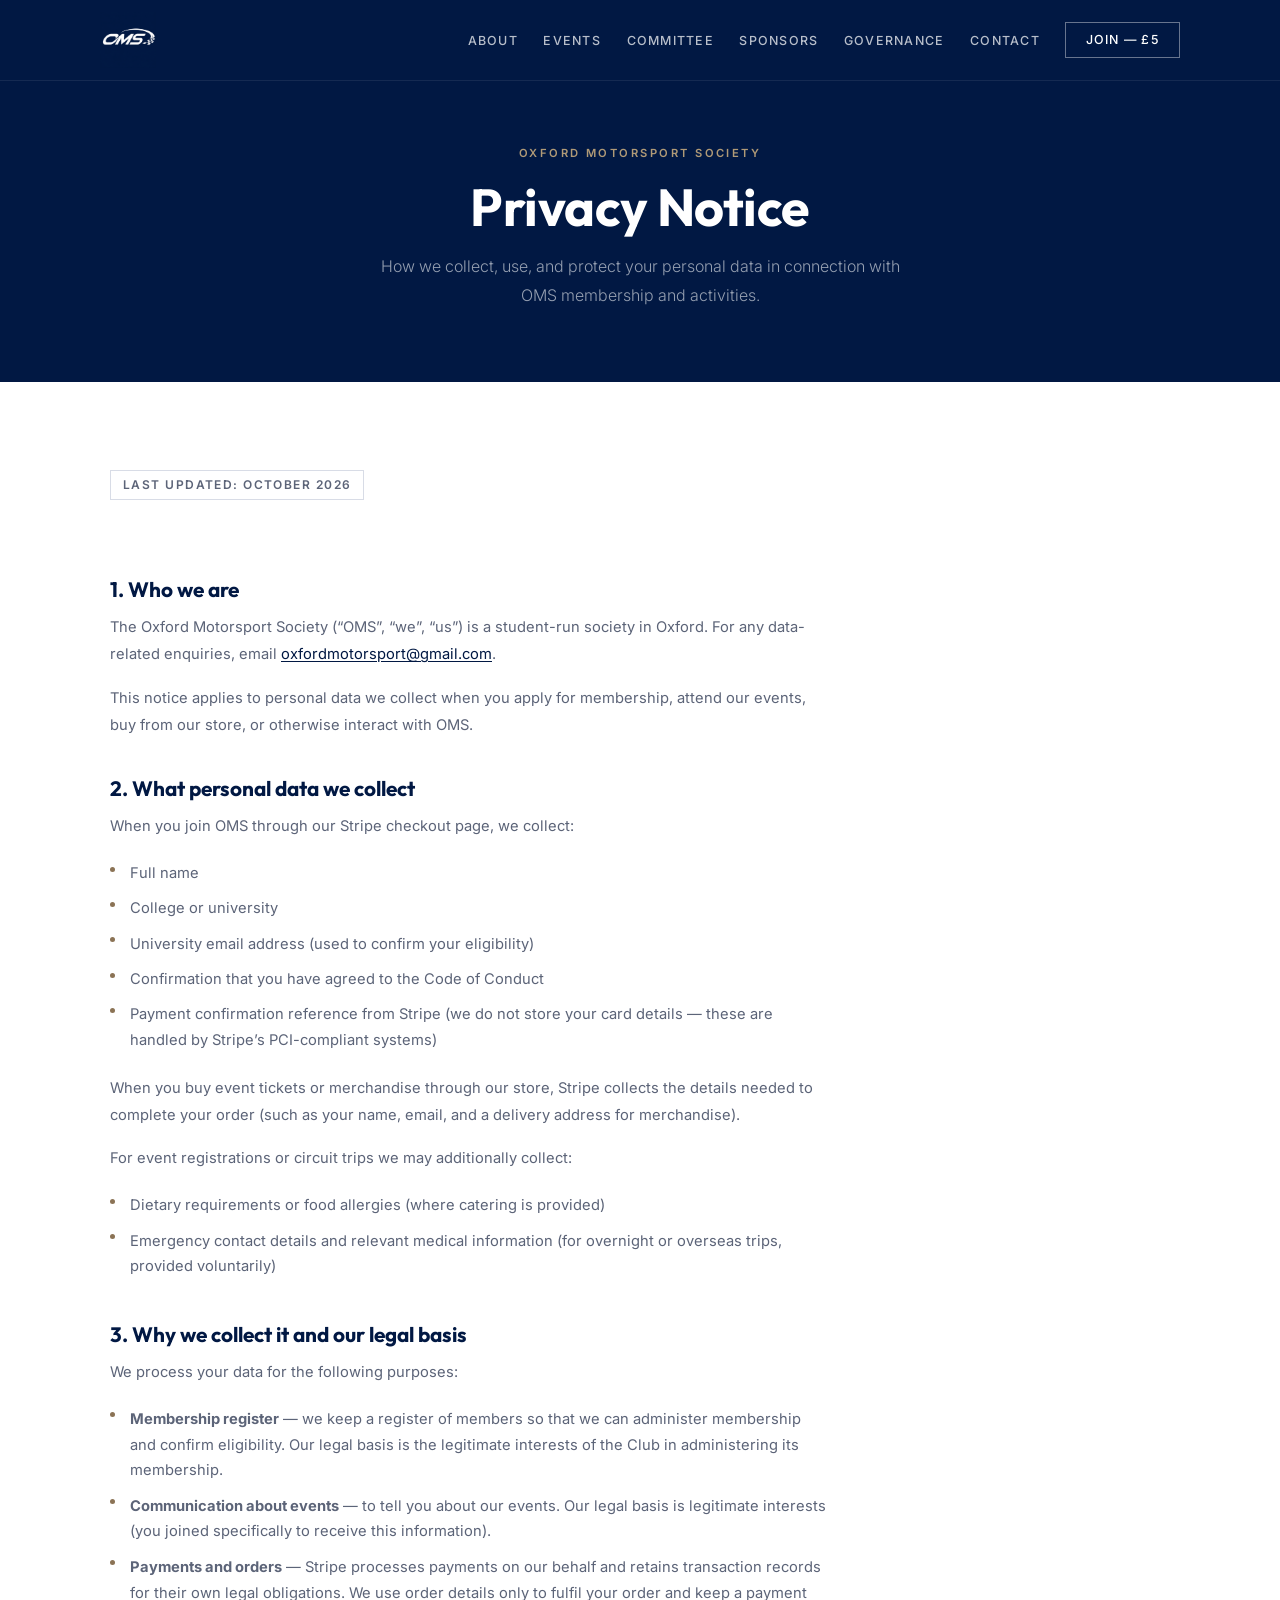
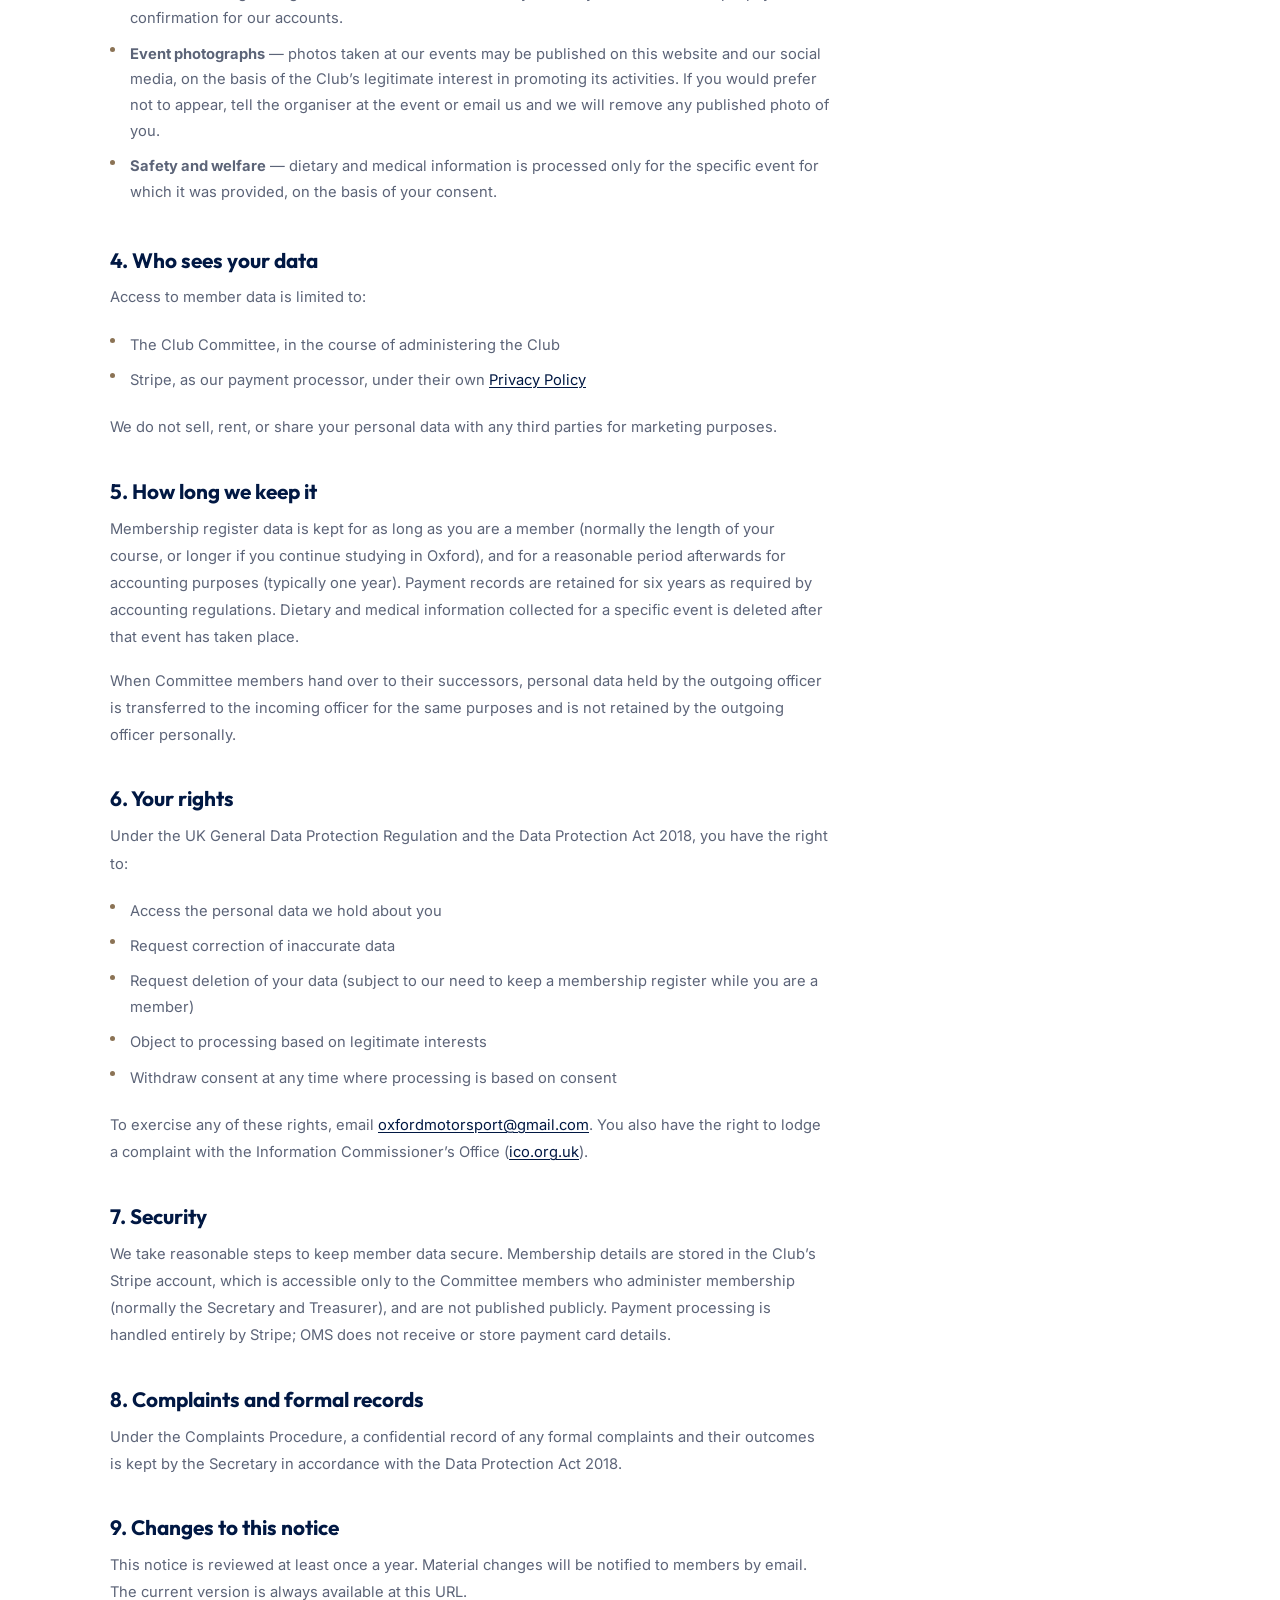
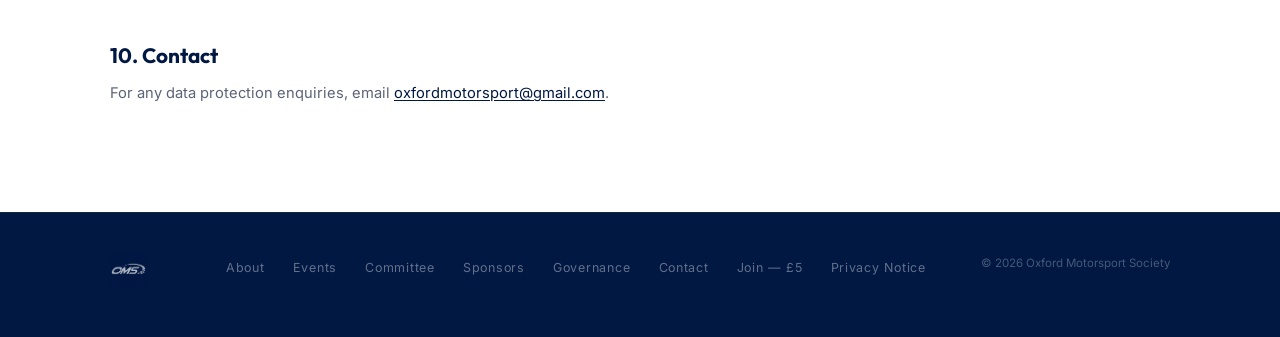
<file: privacy.html>
<!DOCTYPE html>
<html lang="en">
<head>
  <meta charset="UTF-8" />
  <meta name="viewport" content="width=device-width, initial-scale=1.0" />
  <title>Privacy Notice &mdash; Oxford Motorsport Society</title>
  <link rel="icon" type="image/png" href="oms-logo.png" />
  <link rel="preconnect" href="https://fonts.googleapis.com" />
  <link rel="preconnect" href="https://fonts.gstatic.com" crossorigin />
  <link href="https://fonts.googleapis.com/css2?family=Outfit:wght@400;600;700&family=Inter:wght@300;400;500;600&display=swap" rel="stylesheet" />
  <link rel="stylesheet" href="styles.css" />
</head>
<body data-content="site">

  <!-- NAV -->
  <nav>
    <div class="nav-inner">
      <a href="index.html" class="nav-logo">
        <img src="oms-logo.png" alt="Oxford Motorsport Society" />
      </a>
      <ul class="nav-links">
        <li><a href="index.html#about">About</a></li>
        <li><a href="events.html">Events</a></li>
        <li><a href="committee.html">Committee</a></li>
        <li><a href="sponsors.html">Sponsors</a></li>
        <li data-nav="store" hidden><a href="store.html">Store</a></li>
        <li><a href="governance.html">Governance</a></li>
        <li><a href="contact.html">Contact</a></li>
        <li><a href="join.html" class="nav-join">Join &mdash; &pound;<span data-site="price">5</span></a></li>
      </ul>
      <button class="hamburger" onclick="toggleMenu()" aria-label="Open menu">
        <span></span><span></span><span></span>
      </button>
    </div>
    <div class="mobile-menu" id="mobileMenu">
      <a href="index.html#about" onclick="closeMenu()">About</a>
      <a href="events.html" onclick="closeMenu()">Events</a>
      <a href="committee.html" onclick="closeMenu()">Committee</a>
      <a href="sponsors.html" onclick="closeMenu()">Sponsors</a>
      <a href="store.html" onclick="closeMenu()" data-nav="store" hidden>Store</a>
      <a href="governance.html" onclick="closeMenu()">Governance</a>
      <a href="contact.html" onclick="closeMenu()">Contact</a>
      <a href="join.html" onclick="closeMenu()">Join &mdash; &pound;<span data-site="price">5</span></a>
    </div>
  </nav>

  <!-- PAGE HERO -->
  <div class="page-hero">
    <p class="page-hero-eyebrow">Oxford Motorsport Society</p>
    <h1 class="page-hero-title">Privacy Notice</h1>
    <p class="page-hero-sub">
      How we collect, use, and protect your personal data in connection with OMS membership and activities.
    </p>
  </div>

  <!-- PRIVACY CONTENT -->
  <section>
    <div class="container">
      <div class="prose">

        <span class="last-updated">Last updated: October 2026</span>

        <h2>1. Who we are</h2>
        <p>
          The Oxford Motorsport Society (&ldquo;OMS&rdquo;, &ldquo;we&rdquo;, &ldquo;us&rdquo;) is a student-run society in Oxford. For any data-related enquiries, email <a href="mailto:oxfordmotorsport@gmail.com">oxfordmotorsport@gmail.com</a>.
        </p>
        <p>
          This notice applies to personal data we collect when you apply for membership, attend our events, buy from our store, or otherwise interact with OMS.
        </p>

        <h2>2. What personal data we collect</h2>
        <p>When you join OMS through our Stripe checkout page, we collect:</p>
        <ul>
          <li>Full name</li>
          <li>College or university</li>
          <li>University email address (used to confirm your eligibility)</li>
          <li>Confirmation that you have agreed to the Code of Conduct</li>
          <li>Payment confirmation reference from Stripe (we do not store your card details &mdash; these are handled by Stripe&rsquo;s PCI-compliant systems)</li>
        </ul>
        <p>When you buy event tickets or merchandise through our store, Stripe collects the details needed to complete your order (such as your name, email, and a delivery address for merchandise).</p>
        <p>For event registrations or circuit trips we may additionally collect:</p>
        <ul>
          <li>Dietary requirements or food allergies (where catering is provided)</li>
          <li>Emergency contact details and relevant medical information (for overnight or overseas trips, provided voluntarily)</li>
        </ul>

        <h2>3. Why we collect it and our legal basis</h2>
        <p>We process your data for the following purposes:</p>
        <ul>
          <li><strong>Membership register</strong> &mdash; we keep a register of members so that we can administer membership and confirm eligibility. Our legal basis is the legitimate interests of the Club in administering its membership.</li>
          <li><strong>Communication about events</strong> &mdash; to tell you about our events. Our legal basis is legitimate interests (you joined specifically to receive this information).</li>
          <li><strong>Payments and orders</strong> &mdash; Stripe processes payments on our behalf and retains transaction records for their own legal obligations. We use order details only to fulfil your order and keep a payment confirmation for our accounts.</li>
          <li><strong>Event photographs</strong> &mdash; photos taken at our events may be published on this website and our social media, on the basis of the Club&rsquo;s legitimate interest in promoting its activities. If you would prefer not to appear, tell the organiser at the event or email us and we will remove any published photo of you.</li>
          <li><strong>Safety and welfare</strong> &mdash; dietary and medical information is processed only for the specific event for which it was provided, on the basis of your consent.</li>
        </ul>

        <h2>4. Who sees your data</h2>
        <p>Access to member data is limited to:</p>
        <ul>
          <li>The Club Committee, in the course of administering the Club</li>
          <li>Stripe, as our payment processor, under their own <a href="https://stripe.com/gb/privacy" target="_blank" rel="noopener">Privacy Policy</a></li>
        </ul>
        <p>We do not sell, rent, or share your personal data with any third parties for marketing purposes.</p>

        <h2>5. How long we keep it</h2>
        <p>
          Membership register data is kept for as long as you are a member (normally the length of your course, or longer if you continue studying in Oxford), and for a reasonable period afterwards for accounting purposes (typically one year). Payment records are retained for six years as required by accounting regulations. Dietary and medical information collected for a specific event is deleted after that event has taken place.
        </p>
        <p>
          When Committee members hand over to their successors, personal data held by the outgoing officer is transferred to the incoming officer for the same purposes and is not retained by the outgoing officer personally.
        </p>

        <h2>6. Your rights</h2>
        <p>Under the UK General Data Protection Regulation and the Data Protection Act 2018, you have the right to:</p>
        <ul>
          <li>Access the personal data we hold about you</li>
          <li>Request correction of inaccurate data</li>
          <li>Request deletion of your data (subject to our need to keep a membership register while you are a member)</li>
          <li>Object to processing based on legitimate interests</li>
          <li>Withdraw consent at any time where processing is based on consent</li>
        </ul>
        <p>
          To exercise any of these rights, email <a href="mailto:oxfordmotorsport@gmail.com">oxfordmotorsport@gmail.com</a>. You also have the right to lodge a complaint with the Information Commissioner&rsquo;s Office (<a href="https://ico.org.uk" target="_blank" rel="noopener">ico.org.uk</a>).
        </p>

        <h2>7. Security</h2>
        <p>
          We take reasonable steps to keep member data secure. Membership details are stored in the Club&rsquo;s Stripe account, which is accessible only to the Committee members who administer membership (normally the Secretary and Treasurer), and are not published publicly. Payment processing is handled entirely by Stripe; OMS does not receive or store payment card details.
        </p>

        <h2>8. Complaints and formal records</h2>
        <p>
          Under the Complaints Procedure, a confidential record of any formal complaints and their outcomes is kept by the Secretary in accordance with the Data Protection Act 2018.
        </p>

        <h2>9. Changes to this notice</h2>
        <p>
          This notice is reviewed at least once a year. Material changes will be notified to members by email. The current version is always available at this URL.
        </p>

        <h2>10. Contact</h2>
        <p>
          For any data protection enquiries, email <a href="mailto:oxfordmotorsport@gmail.com">oxfordmotorsport@gmail.com</a>.
        </p>

      </div>
    </div>
  </section>

  <!-- FOOTER -->
  <footer>
    <div class="footer-inner">
      <div class="footer-logo">
        <img src="oms-logo.png" alt="Oxford Motorsport Society" />
      </div>
      <div class="footer-nav">
        <div class="footer-nav-col">
          <ul>
            <li><a href="index.html#about">About</a></li>
            <li><a href="events.html">Events</a></li>
            <li><a href="committee.html">Committee</a></li>
            <li><a href="sponsors.html">Sponsors</a></li>
            <li data-nav="store" hidden><a href="store.html">Store</a></li>
            <li><a href="governance.html">Governance</a></li>
            <li><a href="contact.html">Contact</a></li>
            <li><a href="join.html">Join &mdash; &pound;<span data-site="price">5</span></a></li>
            <li><a href="privacy.html">Privacy Notice</a></li>
          </ul>
        </div>
      </div>
      <div class="footer-copy">
        <p>&copy; 2026 Oxford Motorsport Society</p>
      </div>
    </div>
  </footer>

  <script src="site.js"></script>
</body>
</html>
</file>
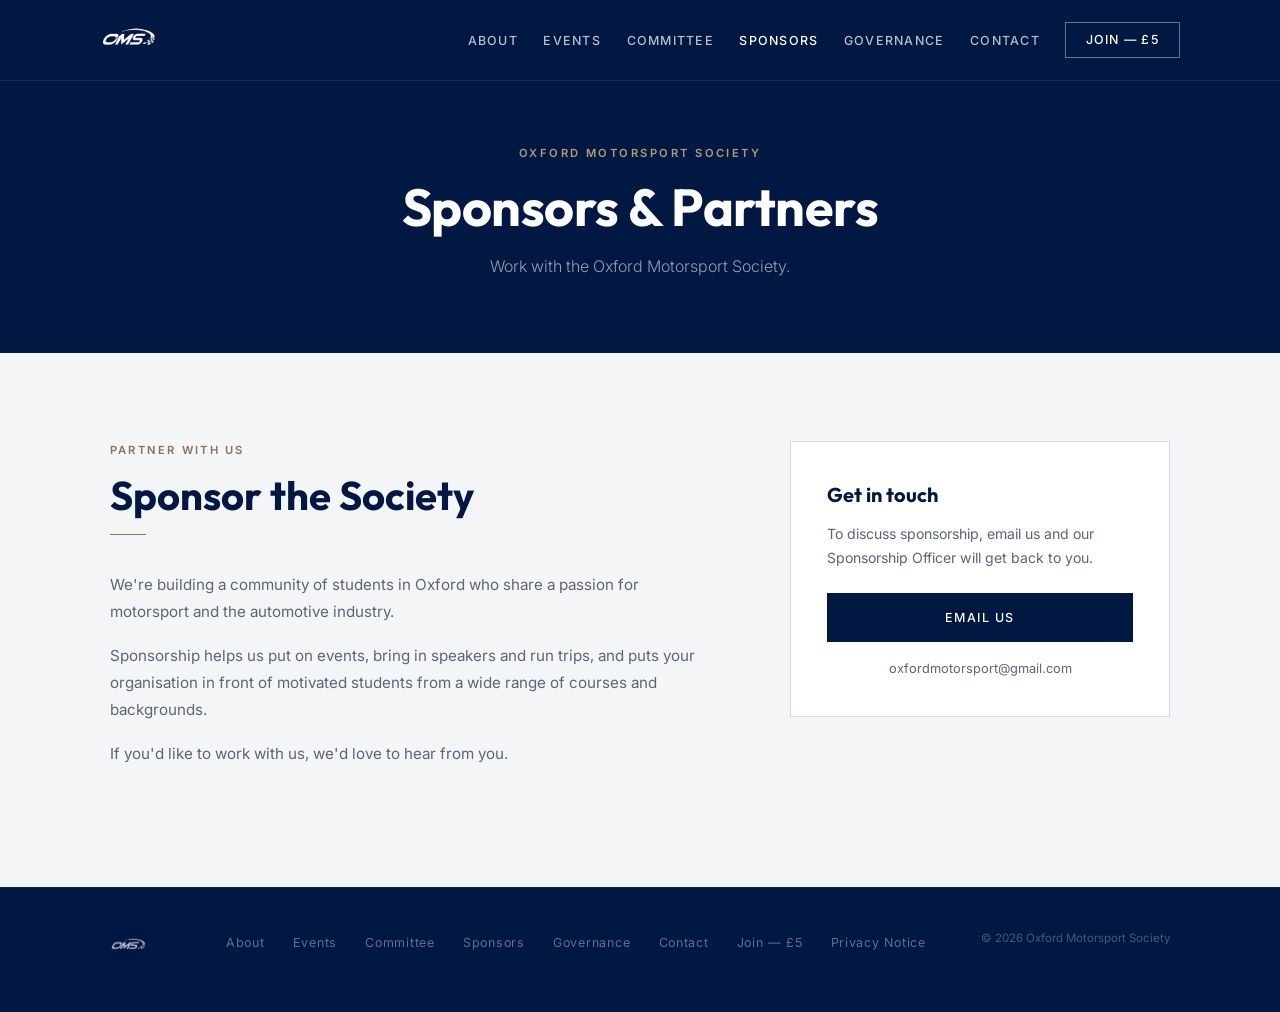
<file: sponsors.html>
<!DOCTYPE html>
<html lang="en">
<head>
  <meta charset="UTF-8" />
  <meta name="viewport" content="width=device-width, initial-scale=1.0" />
  <title>Sponsors &mdash; Oxford Motorsport Society</title>
  <link rel="icon" type="image/png" href="oms-logo.png" />
  <link rel="preconnect" href="https://fonts.googleapis.com" />
  <link rel="preconnect" href="https://fonts.gstatic.com" crossorigin />
  <link href="https://fonts.googleapis.com/css2?family=Outfit:wght@400;600;700&family=Inter:wght@300;400;500;600&display=swap" rel="stylesheet" />
  <link rel="stylesheet" href="styles.css" />
</head>
<body data-content="site sponsors">

  <!-- NAV -->
  <nav>
    <div class="nav-inner">
      <a href="index.html" class="nav-logo">
        <img src="oms-logo.png" alt="Oxford Motorsport Society" />
      </a>
      <ul class="nav-links">
        <li><a href="index.html#about">About</a></li>
        <li><a href="events.html">Events</a></li>
        <li><a href="committee.html">Committee</a></li>
        <li><a href="sponsors.html" class="active">Sponsors</a></li>
        <li data-nav="store" hidden><a href="store.html">Store</a></li>
        <li><a href="governance.html">Governance</a></li>
        <li><a href="contact.html">Contact</a></li>
        <li><a href="join.html" class="nav-join">Join &mdash; &pound;<span data-site="price">5</span></a></li>
      </ul>
      <button class="hamburger" onclick="toggleMenu()" aria-label="Open menu">
        <span></span><span></span><span></span>
      </button>
    </div>
    <div class="mobile-menu" id="mobileMenu">
      <a href="index.html#about" onclick="closeMenu()">About</a>
      <a href="events.html" onclick="closeMenu()">Events</a>
      <a href="committee.html" onclick="closeMenu()">Committee</a>
      <a href="sponsors.html" onclick="closeMenu()">Sponsors</a>
      <a href="store.html" onclick="closeMenu()" data-nav="store" hidden>Store</a>
      <a href="governance.html" onclick="closeMenu()">Governance</a>
      <a href="contact.html" onclick="closeMenu()">Contact</a>
      <a href="join.html" onclick="closeMenu()">Join &mdash; &pound;<span data-site="price">5</span></a>
    </div>
  </nav>

  <!-- PAGE HERO -->
  <div class="page-hero">
    <p class="page-hero-eyebrow">Oxford Motorsport Society</p>
    <h1 class="page-hero-title">Sponsors &amp; Partners</h1>
    <p class="page-hero-sub">
      Work with the Oxford Motorsport Society.
    </p>
  </div>

  <!-- CURRENT SPONSORS (hidden until sponsors are added in the CMS) -->
  <section id="currentSponsors" hidden>
    <div class="container">
      <p class="section-eyebrow">Our Partners</p>
      <h2 class="section-heading">Our Sponsors</h2>
      <div class="section-rule"></div>
      <div class="sponsor-cards" id="sponsorCards"></div>
    </div>
  </section>

  <!-- SPONSOR US -->
  <section class="sponsor-us">
    <div class="container">
      <div class="sponsor-us-layout">
        <div>
          <p class="section-eyebrow">Partner With Us</p>
          <h2 class="section-heading">Sponsor the Society</h2>
          <div class="section-rule"></div>
          <div class="sponsor-pitch" id="sponsorPitch"></div>
        </div>
        <div class="sponsor-contact-card">
          <h3>Get in touch</h3>
          <p>To discuss sponsorship, email us and our Sponsorship Officer will get back to you.</p>
          <a class="btn btn-navy" href="mailto:oxfordmotorsport@gmail.com?subject=Sponsorship%20enquiry">Email Us</a>
          <a class="sponsor-pack" id="sponsorPack" href="#" target="_blank" rel="noopener" hidden>&#8595; Download our sponsorship pack</a>
          <p class="sponsor-contact-email">oxfordmotorsport@gmail.com</p>
        </div>
      </div>
    </div>
  </section>

  <!-- FOOTER -->
  <footer>
    <div class="footer-inner">
      <div class="footer-logo">
        <img src="oms-logo.png" alt="Oxford Motorsport Society" />
      </div>
      <div class="footer-nav">
        <div class="footer-nav-col">
          <ul>
            <li><a href="index.html#about">About</a></li>
            <li><a href="events.html">Events</a></li>
            <li><a href="committee.html">Committee</a></li>
            <li><a href="sponsors.html">Sponsors</a></li>
            <li data-nav="store" hidden><a href="store.html">Store</a></li>
            <li><a href="governance.html">Governance</a></li>
            <li><a href="contact.html">Contact</a></li>
            <li><a href="join.html">Join &mdash; &pound;<span data-site="price">5</span></a></li>
            <li><a href="privacy.html">Privacy Notice</a></li>
          </ul>
        </div>
      </div>
      <div class="footer-copy">
        <p>&copy; 2026 Oxford Motorsport Society</p>
      </div>
    </div>
  </footer>

  <script src="site.js"></script>
</body>
</html>
</file>
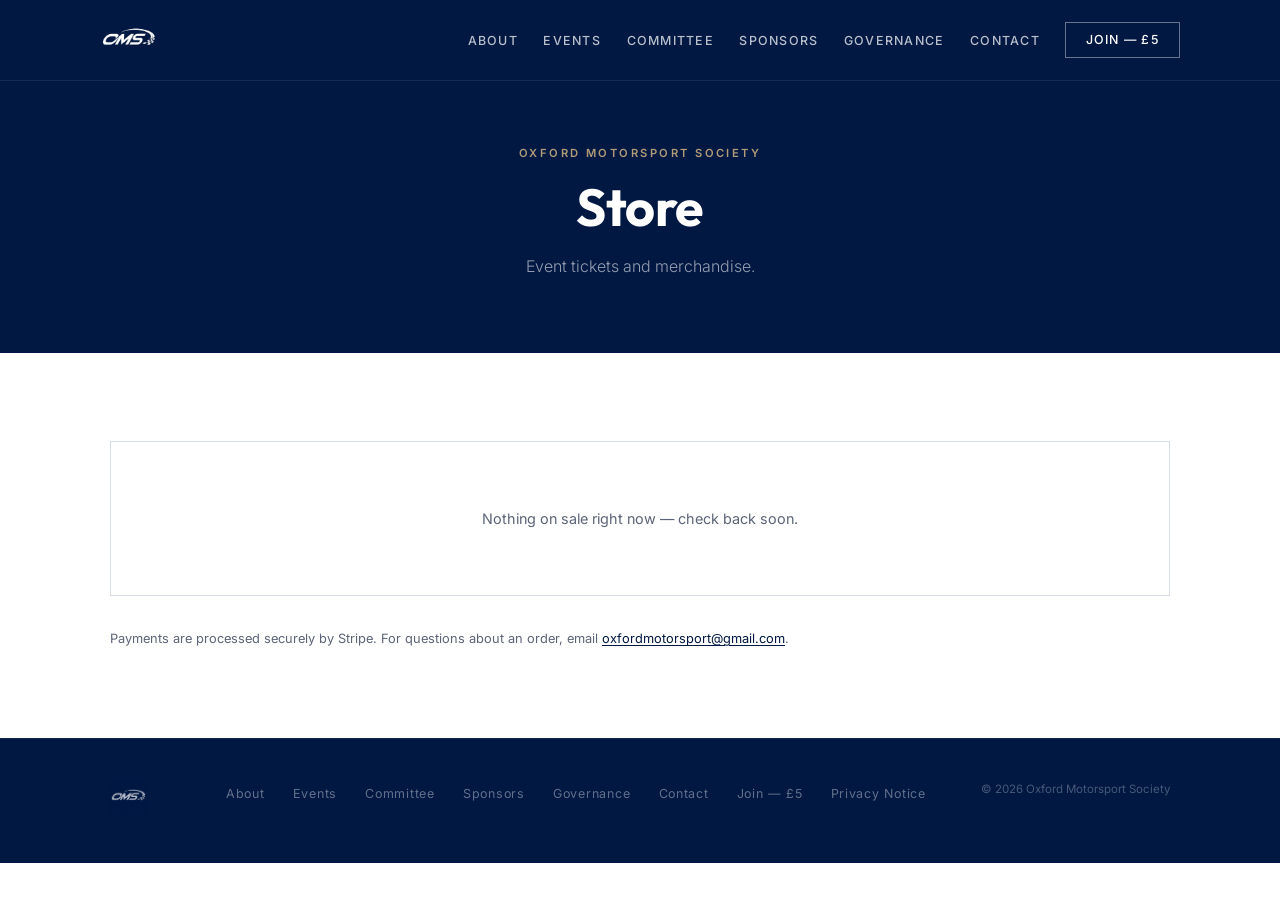
<file: store.html>
<!DOCTYPE html>
<html lang="en">
<head>
  <meta charset="UTF-8" />
  <meta name="viewport" content="width=device-width, initial-scale=1.0" />
  <title>Store &mdash; Oxford Motorsport Society</title>
  <link rel="icon" type="image/png" href="oms-logo.png" />
  <link rel="preconnect" href="https://fonts.googleapis.com" />
  <link rel="preconnect" href="https://fonts.gstatic.com" crossorigin />
  <link href="https://fonts.googleapis.com/css2?family=Outfit:wght@400;600;700&family=Inter:wght@300;400;500;600&display=swap" rel="stylesheet" />
  <link rel="stylesheet" href="styles.css" />
</head>
<body data-content="site store">

  <!-- NAV -->
  <nav>
    <div class="nav-inner">
      <a href="index.html" class="nav-logo">
        <img src="oms-logo.png" alt="Oxford Motorsport Society" />
      </a>
      <ul class="nav-links">
        <li><a href="index.html#about">About</a></li>
        <li><a href="events.html">Events</a></li>
        <li><a href="committee.html">Committee</a></li>
        <li><a href="sponsors.html">Sponsors</a></li>
        <li data-nav="store" hidden><a href="store.html" class="active">Store</a></li>
        <li><a href="governance.html">Governance</a></li>
        <li><a href="contact.html">Contact</a></li>
        <li><a href="join.html" class="nav-join">Join &mdash; &pound;<span data-site="price">5</span></a></li>
      </ul>
      <button class="hamburger" onclick="toggleMenu()" aria-label="Open menu">
        <span></span><span></span><span></span>
      </button>
    </div>
    <div class="mobile-menu" id="mobileMenu">
      <a href="index.html#about" onclick="closeMenu()">About</a>
      <a href="events.html" onclick="closeMenu()">Events</a>
      <a href="committee.html" onclick="closeMenu()">Committee</a>
      <a href="sponsors.html" onclick="closeMenu()">Sponsors</a>
      <a href="store.html" onclick="closeMenu()" data-nav="store" hidden>Store</a>
      <a href="governance.html" onclick="closeMenu()">Governance</a>
      <a href="contact.html" onclick="closeMenu()">Contact</a>
      <a href="join.html" onclick="closeMenu()">Join &mdash; &pound;<span data-site="price">5</span></a>
    </div>
  </nav>

  <!-- PAGE HERO -->
  <div class="page-hero">
    <p class="page-hero-eyebrow">Oxford Motorsport Society</p>
    <h1 class="page-hero-title">Store</h1>
    <p class="page-hero-sub">
      Event tickets and merchandise.
    </p>
  </div>

  <section>
    <div class="container">
      <div class="product-grid" id="productGrid">
        <div class="empty-state">
          <p>Nothing on sale right now &mdash; check back soon.</p>
        </div>
      </div>
      <p class="store-note">
        Payments are processed securely by Stripe. For questions about an order, email <a href="mailto:oxfordmotorsport@gmail.com">oxfordmotorsport@gmail.com</a>.
      </p>
    </div>
  </section>

  <!-- FOOTER -->
  <footer>
    <div class="footer-inner">
      <div class="footer-logo">
        <img src="oms-logo.png" alt="Oxford Motorsport Society" />
      </div>
      <div class="footer-nav">
        <div class="footer-nav-col">
          <ul>
            <li><a href="index.html#about">About</a></li>
            <li><a href="events.html">Events</a></li>
            <li><a href="committee.html">Committee</a></li>
            <li><a href="sponsors.html">Sponsors</a></li>
            <li data-nav="store" hidden><a href="store.html">Store</a></li>
            <li><a href="governance.html">Governance</a></li>
            <li><a href="contact.html">Contact</a></li>
            <li><a href="join.html">Join &mdash; &pound;<span data-site="price">5</span></a></li>
            <li><a href="privacy.html">Privacy Notice</a></li>
          </ul>
        </div>
      </div>
      <div class="footer-copy">
        <p>&copy; 2026 Oxford Motorsport Society</p>
      </div>
    </div>
  </footer>

  <script src="site.js"></script>
</body>
</html>
</file>
<file: styles.css>
/* ── RESET & ROOT ── */
*, *::before, *::after { box-sizing: border-box; margin: 0; padding: 0; }

:root {
  --navy:      #011843;
  --navy-mid:  #0a2d6e;
  --gold:      #8B7355;
  --gold-light:#B09A77;
  --light:     #F4F5F7;
  --border:    #D8DCE6;
  --white:     #FFFFFF;
  --text:      #1A1F2E;
  --muted:     #5C6478;
}

html { scroll-behavior: smooth; }

/* elements toggled by site.js; beats display:flex/grid on the same element */
[hidden] { display: none !important; }

body {
  font-family: 'Inter', sans-serif;
  color: var(--text);
  background: var(--white);
  line-height: 1.7;
  font-size: 1rem;
}

/* ── NAV ── */
nav {
  position: fixed;
  top: 0; left: 0; right: 0;
  z-index: 100;
  background: var(--navy);
  border-bottom: 1px solid rgba(255,255,255,0.08);
}

.nav-inner {
  max-width: 1160px;
  margin: 0 auto;
  padding: 0 2.5rem;
  height: 80px;
  display: flex;
  align-items: center;
  justify-content: space-between;
}

.nav-logo img {
  height: 56px;
  width: auto;
  display: block;
}

.nav-links {
  display: flex;
  align-items: center;
  gap: 1.6rem;
  list-style: none;
}

.nav-links a {
  color: rgba(255,255,255,0.72);
  text-decoration: none;
  font-size: 0.78rem;
  font-weight: 500;
  letter-spacing: 0.1em;
  text-transform: uppercase;
  transition: color 0.2s;
}
.nav-links a:hover { color: var(--white); }
.nav-links a.active { color: var(--white); }

.nav-join {
  display: inline-block;
  padding: 0.4rem 1.2rem;
  font-size: 0.78rem;
  font-weight: 500;
  letter-spacing: 0.1em;
  text-transform: uppercase;
  text-decoration: none;
  color: var(--white) !important;
  border: 1px solid rgba(255,255,255,0.4);
  background: transparent;
  transition: border-color 0.2s, background 0.2s;
  white-space: nowrap;
}
.nav-join:hover {
  border-color: var(--white) !important;
  background: rgba(255,255,255,0.06) !important;
  color: var(--white) !important;
}

.hamburger {
  display: none;
  flex-direction: column;
  gap: 5px;
  cursor: pointer;
  background: none;
  border: none;
  padding: 4px;
}
.hamburger span {
  display: block;
  width: 22px;
  height: 1.5px;
  background: rgba(255,255,255,0.8);
  transition: all 0.3s;
}

.mobile-menu {
  display: none;
  background: var(--navy);
  padding: 0.75rem 2.5rem 1.25rem;
  border-top: 1px solid rgba(255,255,255,0.08);
}
.mobile-menu.open { display: block; }
.mobile-menu a {
  display: block;
  color: rgba(255,255,255,0.72);
  text-decoration: none;
  padding: 0.65rem 0;
  font-size: 0.8rem;
  font-weight: 500;
  letter-spacing: 0.1em;
  text-transform: uppercase;
  border-bottom: 1px solid rgba(255,255,255,0.06);
}
.mobile-menu a:last-child { border-bottom: none; }

/* ── BUTTONS ── */
.btn {
  display: inline-block;
  padding: 0.8rem 2.25rem;
  font-family: 'Inter', sans-serif;
  font-weight: 500;
  font-size: 0.78rem;
  letter-spacing: 0.12em;
  text-transform: uppercase;
  text-decoration: none;
  transition: all 0.2s;
  cursor: pointer;
  border: 1px solid transparent;
}

.btn-primary {
  background: var(--white);
  color: var(--navy);
  border-color: var(--white);
}
.btn-primary:hover { background: var(--light); }

.btn-navy {
  background: var(--navy);
  color: var(--white);
  border-color: var(--navy);
}
.btn-navy:hover { background: var(--navy-mid); border-color: var(--navy-mid); }

.btn-outline {
  background: transparent;
  color: rgba(255,255,255,0.82);
  border-color: rgba(255,255,255,0.35);
}
.btn-outline:hover {
  border-color: rgba(255,255,255,0.7);
  color: var(--white);
}

.btn-outline-dark {
  background: transparent;
  color: var(--navy);
  border-color: var(--navy);
}
.btn-outline-dark:hover { background: var(--navy); color: var(--white); }

/* ── HOME HERO ── */
#home {
  min-height: 100vh;
  background-color: var(--navy);
  background-position: center;
  background-size: cover;
  display: flex;
  flex-direction: column;
  align-items: center;
  justify-content: center;
  text-align: center;
  padding: 8rem 2.5rem 5rem;
}

.hero-rule {
  width: 40px;
  height: 1px;
  background: var(--gold-light);
  margin: 0 auto 1.75rem;
}

.hero-title {
  font-family: 'Outfit', sans-serif;
  font-size: clamp(2.6rem, 6vw, 5rem);
  font-weight: 700;
  color: var(--white);
  line-height: 1.1;
  letter-spacing: -0.01em;
  margin-bottom: 1.25rem;
  max-width: 700px;
}

.hero-sub {
  font-size: 1rem;
  color: rgba(255,255,255,0.62);
  max-width: 480px;
  margin: 0 auto 2.75rem;
  font-weight: 300;
  letter-spacing: 0.01em;
  line-height: 1.75;
}

.hero-actions {
  display: flex;
  gap: 1rem;
  flex-wrap: wrap;
  justify-content: center;
}

/* ── PAGE HERO (sub-pages) ── */
.page-hero {
  background: var(--navy);
  padding: 9rem 2.5rem 4.5rem;
  text-align: center;
}

.page-hero-eyebrow {
  font-size: 0.7rem;
  font-weight: 600;
  letter-spacing: 0.22em;
  text-transform: uppercase;
  color: var(--gold-light);
  margin-bottom: 1rem;
}

.page-hero-title {
  font-family: 'Outfit', sans-serif;
  font-size: clamp(2rem, 4.5vw, 3.25rem);
  font-weight: 700;
  color: var(--white);
  line-height: 1.1;
  letter-spacing: -0.01em;
  margin-bottom: 1rem;
}

.page-hero-sub {
  font-size: 1rem;
  color: rgba(255,255,255,0.58);
  max-width: 520px;
  margin: 0 auto;
  font-weight: 300;
  line-height: 1.8;
}

/* ── SHARED SECTION ── */
section { padding: 5.5rem 2.5rem; }

.container {
  max-width: 1060px;
  margin: 0 auto;
}

.section-eyebrow {
  font-size: 0.7rem;
  font-weight: 600;
  letter-spacing: 0.2em;
  text-transform: uppercase;
  color: var(--gold);
  margin-bottom: 0.75rem;
}

.section-heading {
  font-family: 'Outfit', sans-serif;
  font-size: clamp(1.75rem, 3.5vw, 2.5rem);
  font-weight: 700;
  color: var(--navy);
  line-height: 1.15;
  margin-bottom: 1rem;
}

.section-heading-white {
  color: var(--white);
}

.section-rule {
  width: 36px;
  height: 1px;
  background: var(--gold);
  margin: 0 0 2.25rem;
}

.section-rule-center {
  margin: 0 auto 2.25rem;
}

/* ── ABOUT ── */
#about { background: var(--white); }

.about-body { max-width: 720px; }

.about-body p {
  color: var(--muted);
  margin-bottom: 1.1rem;
  font-size: 1rem;
  line-height: 1.8;
}
.about-body p:last-child { margin-bottom: 0; }

/* ── MEMBERSHIP CTA (homepage) ── */
#membership {
  background: var(--navy);
  text-align: center;
}

.membership-inner {
  max-width: 640px;
  margin: 0 auto;
}

.membership-inner p {
  color: rgba(255,255,255,0.62);
  font-size: 0.95rem;
  line-height: 1.85;
  margin-bottom: 2.5rem;
  font-weight: 300;
}

.membership-price {
  font-family: 'Outfit', sans-serif;
  font-size: clamp(3rem, 6vw, 5rem);
  font-weight: 700;
  color: var(--white);
  line-height: 1;
  margin-bottom: 0.4rem;
}

.membership-price-label {
  font-size: 0.78rem;
  font-weight: 500;
  letter-spacing: 0.15em;
  text-transform: uppercase;
  color: var(--gold-light);
  margin-bottom: 2.25rem;
}

.membership-perks {
  display: flex;
  justify-content: center;
  gap: 2.5rem;
  flex-wrap: wrap;
  margin-bottom: 2.75rem;
}

.membership-perk {
  font-size: 0.82rem;
  color: rgba(255,255,255,0.55);
  letter-spacing: 0.04em;
  display: flex;
  align-items: center;
  gap: 0.5rem;
}

.membership-perk::before {
  content: '';
  display: inline-block;
  width: 4px;
  height: 4px;
  background: var(--gold);
  border-radius: 50%;
  flex-shrink: 0;
}

/* ── PHOTOS (homepage) ── */
#photos { background: var(--light); }

.gallery-grid {
  display: grid;
  grid-template-columns: repeat(auto-fill, minmax(240px, 1fr));
  gap: 1rem;
}

.gallery-item img {
  width: 100%;
  aspect-ratio: 4 / 3;
  object-fit: cover;
  display: block;
}

.gallery-item figcaption {
  font-size: 0.78rem;
  color: var(--muted);
  padding-top: 0.5rem;
}

/* ── SPONSORS (homepage) ── */
#sponsors { background: var(--white); }

.sponsor-grid {
  display: flex;
  flex-wrap: wrap;
  align-items: center;
  gap: 1.25rem;
  margin-bottom: 2rem;
}

.sponsor {
  display: flex;
  align-items: center;
  justify-content: center;
  width: 200px;
  height: 100px;
  padding: 1.25rem;
  border: 1px solid var(--border);
  text-decoration: none;
  transition: border-color 0.2s;
}
a.sponsor:hover { border-color: var(--navy); }

.sponsor img { max-width: 100%; max-height: 100%; object-fit: contain; }

.sponsor span {
  font-family: 'Outfit', sans-serif;
  font-weight: 700;
  color: var(--navy);
  text-align: center;
}

.sponsor-pitch {
  max-width: 720px;
  color: var(--muted);
  font-size: 0.95rem;
  line-height: 1.8;
  margin-bottom: 2rem;
}
.sponsor-pitch p { margin-bottom: 1rem; }
.sponsor-pitch p:last-child { margin-bottom: 0; }

.sponsor-cards {
  display: grid;
  grid-template-columns: repeat(auto-fill, minmax(300px, 1fr));
  gap: 1.5rem;
}

.sponsor-card { border: 1px solid var(--border); background: var(--white); }

.sponsor-card-logo {
  height: 160px;
  display: flex;
  align-items: center;
  justify-content: center;
  padding: 2rem;
  border-bottom: 1px solid var(--border);
}
.sponsor-card-logo img { max-width: 100%; max-height: 100%; object-fit: contain; }
.sponsor-card-logo span { font-family: 'Outfit', sans-serif; font-weight: 700; font-size: 1.2rem; color: var(--navy); }

.sponsor-card-body { padding: 1.25rem 1.5rem 1.5rem; }
.sponsor-card-body strong { display: block; font-family: 'Outfit', sans-serif; font-size: 1.05rem; color: var(--navy); margin-bottom: 0.4rem; }
.sponsor-card-body p { font-size: 0.85rem; color: var(--muted); line-height: 1.65; margin-bottom: 0.6rem; }
.sponsor-card-body a { font-size: 0.72rem; font-weight: 600; letter-spacing: 0.1em; text-transform: uppercase; color: var(--gold); text-decoration: none; }

.sponsor-us { background: var(--light); }

.sponsor-us-layout {
  display: grid;
  grid-template-columns: 1fr 380px;
  gap: 5rem;
  align-items: start;
}

.sponsor-contact-card {
  background: var(--white);
  border: 1px solid var(--border);
  padding: 2.25rem;
}
.sponsor-contact-card h3 { font-family: 'Outfit', sans-serif; font-size: 1.25rem; color: var(--navy); margin-bottom: 0.6rem; }
.sponsor-contact-card p { font-size: 0.88rem; color: var(--muted); line-height: 1.7; margin-bottom: 1.5rem; }
.sponsor-contact-card .btn { display: block; text-align: center; }
.sponsor-pack {
  display: block;
  margin-top: 1rem;
  text-align: center;
  font-size: 0.72rem;
  font-weight: 600;
  letter-spacing: 0.1em;
  text-transform: uppercase;
  color: var(--gold);
  text-decoration: none;
}
.sponsor-contact-card .sponsor-contact-email { margin: 1rem 0 0; text-align: center; font-size: 0.8rem; }

/* ── STORE ── */
.product-grid {
  display: grid;
  grid-template-columns: repeat(auto-fill, minmax(260px, 1fr));
  gap: 1.5rem;
}
.product-grid .empty-state { grid-column: 1 / -1; }

.product-card { border: 1px solid var(--border); background: var(--white); display: flex; flex-direction: column; }

.product-image { aspect-ratio: 4 / 5; background: var(--light); }
.product-image img { width: 100%; height: 100%; object-fit: cover; display: block; }

.product-info { padding: 1.25rem 1.5rem 1.5rem; display: flex; flex-direction: column; flex: 1; }
.product-category { font-size: 0.68rem; font-weight: 600; letter-spacing: 0.18em; text-transform: uppercase; color: var(--gold); margin-bottom: 0.35rem; }
.product-name { font-family: 'Outfit', sans-serif; font-size: 1.1rem; font-weight: 700; color: var(--navy); line-height: 1.25; }
.product-price { font-family: 'Outfit', sans-serif; font-size: 1.05rem; color: var(--navy); margin: 0.3rem 0 0.6rem; }
.product-desc { font-size: 0.84rem; color: var(--muted); line-height: 1.65; margin-bottom: 1.25rem; }
.product-info .btn-join { margin-top: auto; display: block; text-align: center; text-decoration: none; }

.store-note { margin-top: 2rem; font-size: 0.8rem; color: var(--muted); }
.store-note a { color: var(--navy); text-underline-offset: 2px; }
.sponsor-pitch a { color: var(--navy); text-underline-offset: 2px; }

/* ── CONTACT ── */
#contact { background: var(--light); }

.contact-layout {
  display: grid;
  grid-template-columns: 1fr 1fr;
  gap: 5rem;
  align-items: start;
}

.contact-body p {
  color: var(--muted);
  font-size: 0.95rem;
  line-height: 1.8;
  margin-bottom: 2rem;
}

.contact-channel {
  display: flex;
  align-items: center;
  gap: 1.25rem;
  padding: 1rem 0;
  border-bottom: 1px solid var(--border);
  text-decoration: none;
  color: inherit;
  transition: color 0.2s;
}
.contact-channel:first-of-type { border-top: 1px solid var(--border); }
.contact-channel:hover .ch-value { color: var(--navy-mid); }

.ch-label {
  font-size: 0.7rem;
  font-weight: 600;
  letter-spacing: 0.12em;
  text-transform: uppercase;
  color: var(--muted);
  width: 80px;
  flex-shrink: 0;
}

.ch-value {
  font-size: 0.9rem;
  font-weight: 500;
  color: var(--navy);
  transition: color 0.2s;
}

.social-ctas {
  display: flex;
  flex-direction: column;
  gap: 1rem;
  padding-top: 0.25rem;
}

.social-cta {
  display: flex;
  align-items: center;
  justify-content: space-between;
  padding: 1.5rem 1.75rem;
  text-decoration: none;
  border: 1px solid var(--border);
  background: var(--white);
  transition: border-color 0.2s, box-shadow 0.2s;
}
.social-cta:hover {
  border-color: var(--navy);
  box-shadow: 0 2px 12px rgba(15,31,61,0.08);
}

.social-cta-text strong {
  display: block;
  font-family: 'Outfit', sans-serif;
  font-size: 1.05rem;
  font-weight: 700;
  color: var(--navy);
  margin-bottom: 0.2rem;
}

.social-cta-text span {
  font-size: 0.8rem;
  color: var(--muted);
  font-weight: 400;
}

.social-cta-arrow {
  font-size: 1rem;
  color: var(--gold);
  flex-shrink: 0;
  margin-left: 1rem;
  transition: transform 0.2s;
}
.social-cta:hover .social-cta-arrow { transform: translateX(3px); }

/* ── GOVERNANCE PAGE ── */
.doc-grid {
  display: grid;
  grid-template-columns: repeat(auto-fill, minmax(300px, 1fr));
  gap: 1.25rem;
  margin-top: 2.5rem;
}

.doc-card {
  display: flex;
  align-items: flex-start;
  gap: 1.25rem;
  padding: 1.75rem;
  border: 1px solid var(--border);
  background: var(--white);
  text-decoration: none;
  color: inherit;
  transition: border-color 0.2s, box-shadow 0.2s;
}
.doc-card:hover {
  border-color: var(--navy);
  box-shadow: 0 4px 16px rgba(1,24,67,0.08);
}

.doc-icon {
  width: 40px;
  height: 40px;
  background: var(--navy);
  color: var(--white);
  display: flex;
  align-items: center;
  justify-content: center;
  font-size: 0.65rem;
  font-weight: 700;
  letter-spacing: 0.04em;
  flex-shrink: 0;
}

.doc-info strong {
  display: block;
  font-family: 'Outfit', sans-serif;
  font-size: 0.98rem;
  font-weight: 700;
  color: var(--navy);
  margin-bottom: 0.35rem;
  line-height: 1.3;
}

.doc-info span {
  font-size: 0.8rem;
  color: var(--muted);
  line-height: 1.6;
}

.doc-download {
  display: flex;
  align-items: center;
  gap: 0.35rem;
  margin-top: 0.75rem;
  font-size: 0.72rem;
  font-weight: 600;
  letter-spacing: 0.1em;
  text-transform: uppercase;
  color: var(--gold);
}

.governance-note {
  margin-top: 3rem;
  padding: 1.5rem 2rem;
  border-left: 3px solid var(--gold);
  background: var(--light);
}

.governance-note p {
  font-size: 0.88rem;
  color: var(--muted);
  line-height: 1.75;
}

/* ── COMMITTEE PAGE ── */
.committee-grid {
  display: grid;
  grid-template-columns: repeat(auto-fill, minmax(220px, 1fr));
  gap: 1.5rem;
  margin-top: 2.5rem;
}

.committee-card {
  border: 1px solid var(--border);
  background: var(--white);
  overflow: hidden;
}

.committee-photo {
  width: 100%;
  aspect-ratio: 1;
  background: var(--light);
  display: flex;
  align-items: center;
  justify-content: center;
  color: var(--border);
  font-size: 3rem;
}

.committee-photo img {
  width: 100%;
  height: 100%;
  object-fit: cover;
  display: block;
}

.committee-info {
  padding: 1.25rem 1.5rem 1.5rem;
}

.committee-role {
  font-size: 0.68rem;
  font-weight: 600;
  letter-spacing: 0.18em;
  text-transform: uppercase;
  color: var(--gold);
  margin-bottom: 0.4rem;
}

.committee-name {
  font-family: 'Outfit', sans-serif;
  font-size: 1.1rem;
  font-weight: 700;
  color: var(--navy);
  margin-bottom: 0.75rem;
  line-height: 1.2;
}

.committee-college {
  font-size: 0.8rem;
  color: var(--muted);
  margin: -0.5rem 0 0.75rem;
}

.committee-bio {
  font-size: 0.82rem;
  color: var(--muted);
  line-height: 1.6;
  margin-bottom: 0.75rem;
}

.committee-email {
  display: inline-flex;
  align-items: center;
  gap: 0.4rem;
  font-size: 0.8rem;
  color: var(--muted);
  text-decoration: none;
  overflow-wrap: anywhere;
  transition: color 0.2s;
}
.committee-email:hover { color: var(--navy); }

.committee-contact { padding-block: 2.5rem; }
.committee-contact p { color: var(--muted); font-size: 0.92rem; }
.committee-contact a { color: var(--navy); text-underline-offset: 2px; }

/* ── EVENTS PAGE ── */
.term-label {
  display: inline-block;
  font-size: 0.68rem;
  font-weight: 600;
  letter-spacing: 0.18em;
  text-transform: uppercase;
  color: var(--white);
  background: var(--navy);
  padding: 0.25rem 0.75rem;
  margin-bottom: 1.5rem;
}

.events-list {
  display: flex;
  flex-direction: column;
  gap: 1px;
  border: 1px solid var(--border);
}

.event-row {
  display: grid;
  grid-template-columns: 90px 1fr auto;
  gap: 1.5rem;
  align-items: center;
  padding: 1.5rem 2rem;
  background: var(--white);
  border-bottom: 1px solid var(--border);
  transition: background 0.15s;
}
.event-row:last-child { border-bottom: none; }
.event-row:hover { background: var(--light); }

.event-date {
  text-align: center;
  flex-shrink: 0;
}

.event-date-day {
  font-family: 'Outfit', sans-serif;
  font-size: 2rem;
  font-weight: 700;
  color: var(--navy);
  line-height: 1;
}

.event-date-month {
  font-size: 0.68rem;
  font-weight: 600;
  letter-spacing: 0.15em;
  text-transform: uppercase;
  color: var(--gold);
}

.event-body strong {
  display: block;
  font-family: 'Outfit', sans-serif;
  font-size: 1.05rem;
  font-weight: 700;
  color: var(--navy);
  margin-bottom: 0.2rem;
}

.event-body span {
  font-size: 0.82rem;
  color: var(--muted);
}

.event-tag {
  font-size: 0.65rem;
  font-weight: 600;
  letter-spacing: 0.12em;
  text-transform: uppercase;
  padding: 0.2rem 0.65rem;
  border: 1px solid var(--border);
  color: var(--muted);
  white-space: nowrap;
}

.event-past { opacity: 0.5; }

.event-desc {
  font-size: 0.82rem;
  color: var(--muted);
  margin-top: 0.35rem;
  line-height: 1.6;
}

.event-link {
  display: block;
  width: fit-content;
  margin-top: 0.5rem;
  font-size: 0.72rem;
  font-weight: 600;
  letter-spacing: 0.1em;
  text-transform: uppercase;
  color: var(--gold);
  text-decoration: none;
}
.event-link:hover { color: var(--navy); }

.term-layout {
  display: grid;
  grid-template-columns: 360px 1fr;
  gap: 2.5rem;
  align-items: start;
}
.term-layout-single { grid-template-columns: 1fr; }
.term-layout-single .term-card { max-width: 440px; }

.term-card { display: block; }

.term-card img,
.term-tile img {
  width: 100%;
  aspect-ratio: 4 / 5;
  object-fit: cover;
  display: block;
  border: 1px solid var(--border);
}

.term-archive {
  display: grid;
  grid-template-columns: repeat(auto-fill, minmax(200px, 1fr));
  gap: 1.5rem;
}

.term-tile {
  display: block;
  text-decoration: none;
}
.term-tile:hover img { border-color: var(--navy); }

.term-tile-blank {
  aspect-ratio: 4 / 5;
  background: var(--navy);
  color: var(--white);
  display: flex;
  align-items: center;
  justify-content: center;
  text-align: center;
  padding: 1rem;
  font-family: 'Outfit', sans-serif;
  font-weight: 700;
}

.term-tile-label {
  display: block;
  padding-top: 0.6rem;
  font-size: 0.72rem;
  font-weight: 600;
  letter-spacing: 0.14em;
  text-transform: uppercase;
  color: var(--navy);
}


.empty-state {
  text-align: center;
  padding: 4rem 2rem;
  border: 1px solid var(--border);
  color: var(--muted);
}

.empty-state p {
  font-size: 0.9rem;
  line-height: 1.75;
}

/* ── JOIN PAGE ── */
.join-layout {
  display: grid;
  grid-template-columns: 1fr 420px;
  gap: 5rem;
  align-items: start;
}

.join-info h3 {
  font-family: 'Outfit', sans-serif;
  font-size: 1.15rem;
  font-weight: 700;
  color: var(--navy);
  margin-bottom: 0.75rem;
  margin-top: 2rem;
}
.join-info h3:first-child { margin-top: 0; }

.join-info p {
  font-size: 0.9rem;
  color: var(--muted);
  line-height: 1.8;
  margin-bottom: 0.75rem;
}

.join-info ul {
  list-style: none;
  padding: 0;
  margin: 0 0 1rem;
}

.join-info ul li {
  font-size: 0.88rem;
  color: var(--muted);
  padding: 0.35rem 0;
  display: flex;
  align-items: flex-start;
  gap: 0.65rem;
  line-height: 1.6;
}

.join-info ul li::before {
  content: '';
  display: inline-block;
  width: 4px;
  height: 4px;
  background: var(--gold);
  border-radius: 50%;
  flex-shrink: 0;
  margin-top: 0.55em;
}

.join-form-card {
  border: 1px solid var(--border);
  background: var(--white);
  padding: 2.5rem;
}

.join-form-card h3 {
  font-family: 'Outfit', sans-serif;
  font-size: 1.25rem;
  font-weight: 700;
  color: var(--navy);
  margin-bottom: 0.35rem;
}

.join-form-card .price-badge {
  display: inline-flex;
  align-items: baseline;
  gap: 0.25rem;
  margin-bottom: 1.75rem;
}

.join-form-card .price-amount {
  font-family: 'Outfit', sans-serif;
  font-size: 2rem;
  font-weight: 700;
  color: var(--navy);
}

.join-form-card .price-label {
  font-size: 0.78rem;
  color: var(--muted);
  letter-spacing: 0.04em;
}

.form-group {
  margin-bottom: 1.25rem;
}

.form-label {
  display: block;
  font-size: 0.75rem;
  font-weight: 600;
  letter-spacing: 0.1em;
  text-transform: uppercase;
  color: var(--navy);
  margin-bottom: 0.5rem;
}

.form-label span {
  color: #c0392b;
  margin-left: 0.15rem;
}

.form-input,
.form-select {
  width: 100%;
  padding: 0.75rem 1rem;
  font-family: 'Inter', sans-serif;
  font-size: 0.9rem;
  color: var(--text);
  background: var(--white);
  border: 1px solid var(--border);
  outline: none;
  transition: border-color 0.2s;
  appearance: none;
  -webkit-appearance: none;
}

.form-input:focus,
.form-select:focus {
  border-color: var(--navy);
}

.form-input.error,
.form-select.error {
  border-color: #c0392b;
}

.form-select-wrap {
  position: relative;
}

.form-select-wrap::after {
  content: '▾';
  position: absolute;
  right: 1rem;
  top: 50%;
  transform: translateY(-50%);
  color: var(--muted);
  pointer-events: none;
  font-size: 0.75rem;
}

.form-input::placeholder { color: rgba(92,100,120,0.5); }

.form-check {
  display: flex;
  align-items: flex-start;
  gap: 0.75rem;
  margin-bottom: 1.5rem;
}

.form-check input[type="checkbox"] {
  margin-top: 0.25rem;
  width: 16px;
  height: 16px;
  flex-shrink: 0;
  accent-color: var(--navy);
  cursor: pointer;
}

.form-check label {
  font-size: 0.82rem;
  color: var(--muted);
  line-height: 1.65;
  cursor: pointer;
}

.form-check label a {
  color: var(--navy);
  text-underline-offset: 2px;
}

.form-error {
  font-size: 0.75rem;
  color: #c0392b;
  margin-top: 0.35rem;
  display: none;
}
.form-error.visible { display: block; }

.btn-join {
  width: 100%;
  padding: 1rem 2rem;
  background: var(--navy);
  color: var(--white);
  border: none;
  font-family: 'Inter', sans-serif;
  font-size: 0.82rem;
  font-weight: 600;
  letter-spacing: 0.14em;
  text-transform: uppercase;
  cursor: pointer;
  transition: background 0.2s;
}
.btn-join:hover { background: var(--navy-mid); }
.btn-join:disabled { opacity: 0.55; cursor: not-allowed; }

a.btn-join {
  display: block;
  text-align: center;
  text-decoration: none;
}

.btn-join-disabled,
.btn-join-disabled:hover {
  background: var(--muted);
  cursor: default;
}

.join-steps {
  margin: 0 0 1.75rem 1.1rem;
  color: var(--muted);
  font-size: 0.86rem;
  line-height: 1.7;
}
.join-steps li { padding-left: 0.25rem; margin-bottom: 0.35rem; }
.join-steps a { color: var(--navy); text-underline-offset: 2px; }

.form-note {
  margin-top: 1rem;
  font-size: 0.75rem;
  color: var(--muted);
  text-align: center;
  line-height: 1.6;
}

.form-note a {
  color: var(--navy);
  text-underline-offset: 2px;
}

/* ── PRIVACY PAGE ── */
.prose {
  max-width: 720px;
}

.prose h2 {
  font-family: 'Outfit', sans-serif;
  font-size: 1.3rem;
  font-weight: 700;
  color: var(--navy);
  margin: 2.25rem 0 0.75rem;
  line-height: 1.25;
}
.prose h2:first-child { margin-top: 0; }

.prose p {
  font-size: 0.92rem;
  color: var(--muted);
  line-height: 1.85;
  margin-bottom: 1rem;
}

.prose ul {
  list-style: none;
  padding: 0;
  margin: 0 0 1rem;
}

.prose ul li {
  font-size: 0.92rem;
  color: var(--muted);
  padding: 0.3rem 0 0.3rem 1.25rem;
  position: relative;
  line-height: 1.75;
}

.prose ul li::before {
  content: '';
  position: absolute;
  left: 0;
  top: 0.7em;
  width: 5px;
  height: 5px;
  background: var(--gold);
  border-radius: 50%;
}

.prose a {
  color: var(--navy);
  text-underline-offset: 2px;
}

.prose .last-updated {
  display: inline-block;
  font-size: 0.75rem;
  font-weight: 600;
  letter-spacing: 0.12em;
  text-transform: uppercase;
  color: var(--muted);
  border: 1px solid var(--border);
  padding: 0.25rem 0.75rem;
  margin-bottom: 2.5rem;
}

/* ── FOOTER ── */
footer {
  background: var(--navy);
  color: rgba(255,255,255,0.45);
  padding: 2.5rem 2.5rem;
  border-top: 1px solid rgba(255,255,255,0.06);
}

.footer-inner {
  max-width: 1060px;
  margin: 0 auto;
  display: grid;
  grid-template-columns: auto 1fr auto;
  align-items: start;
  gap: 2rem;
}

.footer-logo img { height: 36px; opacity: 0.7; }

.footer-nav {
  display: flex;
  flex-direction: column;
  gap: 2rem;
  padding-left: 3rem;
}

.footer-nav-col h4 {
  font-size: 0.65rem;
  font-weight: 700;
  letter-spacing: 0.18em;
  text-transform: uppercase;
  color: rgba(255,255,255,0.28);
  margin-bottom: 0.75rem;
}

.footer-nav-col ul {
  list-style: none;
  display: flex;
  flex-wrap: wrap;
  gap: 0.25rem 1.75rem;
}

.footer-nav-col a {
  color: rgba(255,255,255,0.38);
  text-decoration: none;
  font-size: 0.78rem;
  letter-spacing: 0.06em;
  transition: color 0.2s;
}
.footer-nav-col a:hover { color: rgba(255,255,255,0.7); }

.footer-copy {
  text-align: right;
}

.footer-copy p {
  font-size: 0.72rem;
  color: rgba(255,255,255,0.28);
  line-height: 1.8;
}

/* ── RESPONSIVE ── */
@media (max-width: 960px) {
  .join-layout { grid-template-columns: 1fr; gap: 3rem; }
  .join-form-card { max-width: 520px; }
}

@media (max-width: 1100px) {
  .nav-links { display: none; }
  .hamburger { display: flex; }
}

@media (max-width: 860px) {
  .term-layout { grid-template-columns: 1fr; }
  .term-card { max-width: 420px; }
  .sponsor-us-layout { grid-template-columns: 1fr; gap: 2.5rem; }
  .contact-layout { grid-template-columns: 1fr; gap: 2.5rem; }
  .footer-inner { grid-template-columns: 1fr 1fr; }
  .footer-nav { padding-left: 0; grid-column: 1 / -1; }
  .footer-copy { grid-column: 1 / -1; text-align: left; }
}

@media (max-width: 600px) {
  .event-row { grid-template-columns: 70px 1fr; }
  .event-tag { display: none; }
  .committee-grid { grid-template-columns: repeat(2, 1fr); }
}

@media (max-width: 520px) {
  section { padding: 4rem 1.5rem; }
  .nav-inner { padding: 0 1.5rem; }
  .mobile-menu { padding: 0.75rem 1.5rem 1.25rem; }
  .page-hero { padding: 8rem 1.5rem 3.5rem; }
  .join-form-card { padding: 1.75rem; }
  .committee-grid { grid-template-columns: 1fr 1fr; }
  .footer-inner { grid-template-columns: 1fr; }
  .footer-copy { text-align: left; }
}
</file>
